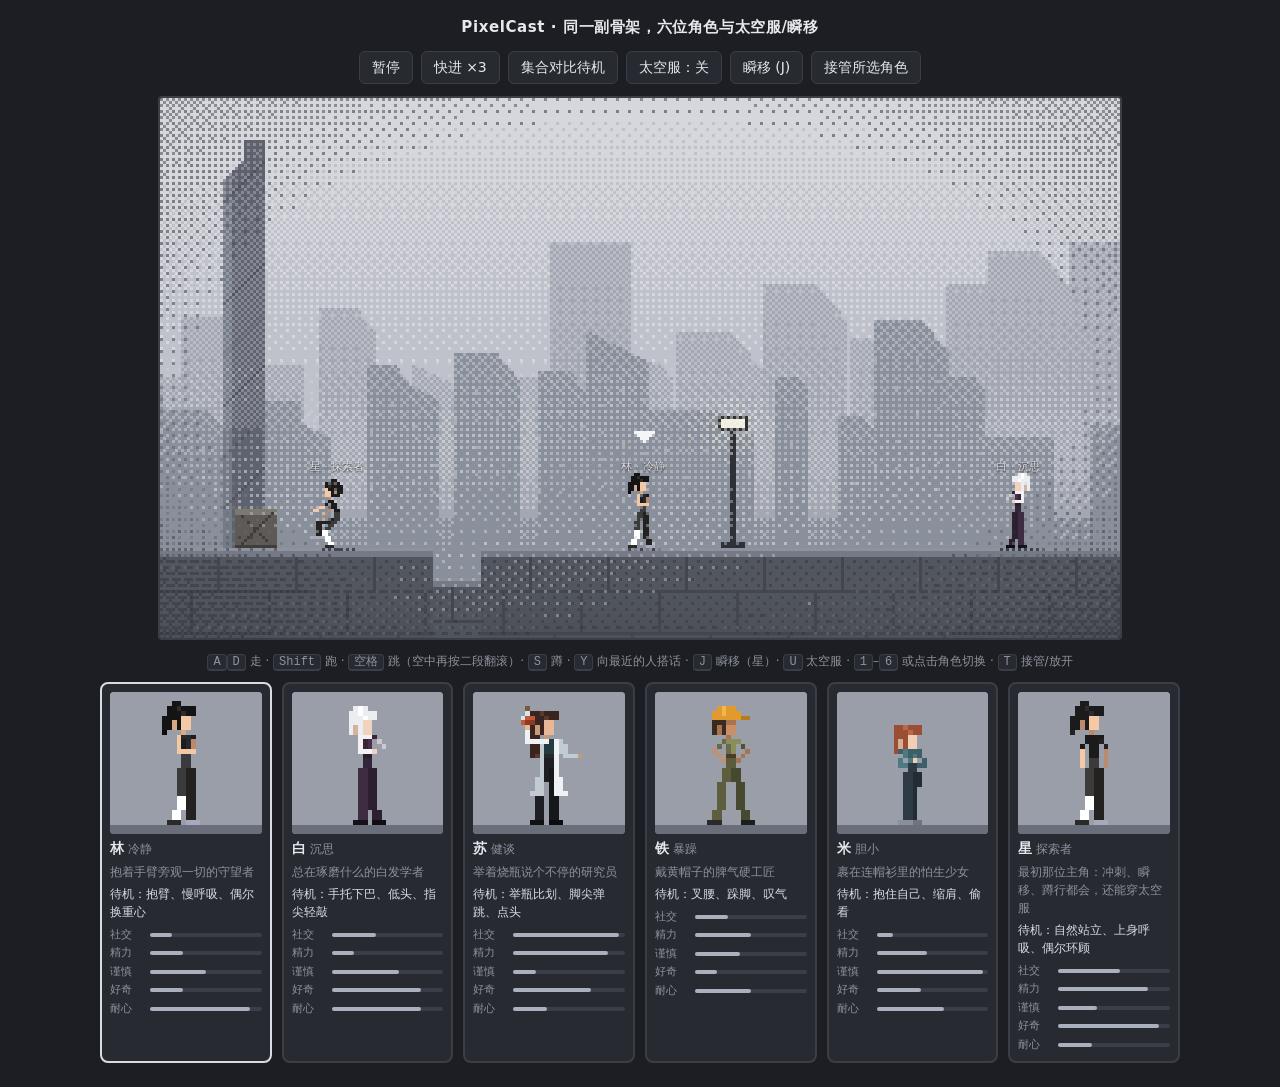
<file: public/pixelcast/pixelcast_demo.html>
<!doctype html>
<html lang="zh-CN">
<head>
<meta charset="utf-8">
<meta name="viewport" content="width=device-width,initial-scale=1">
<title>PixelCast 像素群像</title>
<style>
  :root{--bg:#1c1e23;--panel:#272a31;--line:#3a3e47;--tx:#e6e8ec;--dim:#8d929e;--acc:#d9dce3}
  *{box-sizing:border-box}
  body{margin:0;background:var(--bg);color:var(--tx);font:14px/1.5 "PingFang SC","Microsoft YaHei","Noto Sans CJK SC",system-ui,sans-serif;display:flex;flex-direction:column;align-items:center;gap:12px;padding:12px 16px 24px}
  h1{font-size:15px;font-weight:600;margin:4px 0 0;letter-spacing:.04em}
  .bar{display:flex;flex-wrap:wrap;gap:8px;align-items:center;justify-content:center;max-width:960px}
  button{background:var(--panel);color:var(--tx);border:1px solid var(--line);border-radius:6px;padding:5px 12px;font:inherit;cursor:pointer}
  button:hover{border-color:var(--dim)} button.on{background:#3b4150;border-color:#8d929e}
  #stage{position:relative;line-height:0;border:2px solid var(--line);border-radius:4px;overflow:hidden;max-width:100%}
  #cv{image-rendering:pixelated;image-rendering:crisp-edges;display:block}
  #ov{position:absolute;inset:0;pointer-events:none;overflow:hidden}
  .bub{position:absolute;transform:translate(-50%,-100%);background:#2a2d34;color:#eceef2;border:2px solid #9a9fab;border-radius:6px;padding:3px 8px;font-size:12px;line-height:1.4;white-space:nowrap;box-shadow:0 2px 0 rgba(0,0,0,.35)}
  .bub:after{content:"";position:absolute;left:50%;bottom:-7px;margin-left:-5px;border:5px solid transparent;border-top-color:#9a9fab;border-bottom:0}
  .tag{position:absolute;transform:translate(-50%,-100%);font-size:11px;color:#f1f2f5;text-shadow:0 1px 2px #000;opacity:.8;white-space:nowrap}
  #hint{color:var(--dim);font-size:12px;text-align:center;max-width:960px}
  kbd{background:var(--panel);border:1px solid var(--line);border-bottom-width:2px;border-radius:4px;padding:0 5px;font:12px ui-monospace,monospace}
  #cards{display:grid;grid-template-columns:repeat(6,minmax(145px,1fr));gap:10px;max-width:1080px;width:100%}
  .card{background:var(--panel);border:2px solid var(--line);border-radius:8px;padding:8px;cursor:pointer;display:flex;flex-direction:column;gap:4px}
  .card.sel{border-color:#d9dce3}
  .card canvas{width:100%;image-rendering:pixelated;image-rendering:crisp-edges;background:#9a9ea9;border-radius:4px;aspect-ratio:32/30}
  .card h3{margin:0;font-size:14px} .card h3 small{color:var(--dim);font-weight:400;margin-left:4px}
  .card .d{font-size:12px;color:var(--dim)} .card .i{font-size:12px;color:var(--acc)}
  .tr{display:grid;grid-template-columns:34px 1fr;gap:2px 6px;font-size:11px;color:var(--dim);align-items:center;margin-top:2px}
  .tr i{display:block;height:4px;background:#3a3e47;border-radius:2px;position:relative} .tr i b{position:absolute;left:0;top:0;bottom:0;background:#aab0bd;border-radius:2px}
  @media (max-width:760px){#cards{grid-template-columns:repeat(2,1fr)}}
</style>
</head>
<body>
<h1>PixelCast · 同一副骨架，六位角色与太空服/瞬移</h1>
<div class="bar">
  <button id="bPause">暂停</button>
  <button id="bFast">快进 ×3</button>
  <button id="bLine">集合对比待机</button>
  <button id="bSuit">太空服：关</button>
  <button id="bBlink">瞬移 (J)</button>
  <button id="bTake">接管所选角色</button>
</div>
<div id="stage"><canvas id="cv"></canvas><div id="ov"></div></div>
<div id="hint"><kbd>A</kbd><kbd>D</kbd> 走 · <kbd>Shift</kbd> 跑 · <kbd>空格</kbd> 跳（空中再按二段翻滚）· <kbd>S</kbd> 蹲 · <kbd>Y</kbd> 向最近的人搭话 · <kbd>J</kbd> 瞬移（星）· <kbd>U</kbd> 太空服 · <kbd>1</kbd>–<kbd>6</kbd> 或点击角色切换 · <kbd>T</kbd> 接管/放开</div>
<div id="cards"></div>

<script>/* PixelRig：像素人物通用骨架与渲染（无 DOM，浏览器和 Node 都能用）
 * 角度约定：以“垂直向下”为 0，朝向前方为正，单位度。人物默认朝右，镜像得到朝左。
 * 一个人物 = 骨架(SKELETON) + 角色规格(spec: build/look/gait/idle) + 姿势(pose)。 */
(function (root, factory) {
  if (typeof module === 'object' && module.exports) module.exports = factory();
  else root.PixelRig = factory();
})(typeof globalThis !== 'undefined' ? globalThis : (typeof self !== 'undefined' ? self : this), function () {
  'use strict';
  const GW = 32, GH = 80, GOFF = 30, FOOT = 45, SHY = 35;
  const rad = d => d * Math.PI / 180;
  const clamp = (v, a, b) => Math.max(a, Math.min(b, v));

  const SKELETON = {
    note: '像素人物通用骨架。角度以垂直向下为0，朝前为正，单位度；默认朝右，镜像得到朝左。',
    grid: { width: GW, height: GH, rowOffset: GOFF, footRow: FOOT, standingHipRow: SHY, spriteCell: [32, 48] },
    defaultBuild: { thigh: 6, shin: 5, upper: 3, fore: 3 },
    bones: [
      { name: 'pelvis', parent: null, note: '根骨骼，髋关节在 列15.5、行hy，骨盆2行' },
      { name: 'torso', parent: 'pelvis', length: 4, widthPx: 2, note: '躯干4行，宽2（45°视角肩宽4）；lean 让上身逐行前倾，bob 让上身整体上下 ±1 行' },
      { name: 'neck', parent: 'torso', length: 1 },
      { name: 'head', parent: 'neck', size: [5, 5], note: '头 5列x5行（侧面）/6列x5行（45°）。上两行全是头发，脸从第3行开始；head:[dx,dy] 可整体偏移（低头、探头）' },
      { name: 'upperArmNear', parent: 'torso', length: 3, note: '肩在 列16+lean、行hy-7+bob，角度 na[0]' },
      { name: 'foreArmNear', parent: 'upperArmNear', length: 3, note: '角度 na[1]，末端是手' },
      { name: 'upperArmFar', parent: 'torso', length: 3, note: '肩在 列15+lean，画在身体后面，角度 fa[0]' },
      { name: 'foreArmFar', parent: 'upperArmFar', length: 3, note: '角度 fa[1]' },
      { name: 'thighNear', parent: 'pelvis', length: 6, note: '宽2像素，角度 nl[0]' },
      { name: 'shinNear', parent: 'thighNear', length: 5, note: '角度 nl[1]（绝对角，不是相对角）' },
      { name: 'footNear', parent: 'shinNear', length: 3, note: '脚3像素，朝前' },
      { name: 'thighFar', parent: 'pelvis', length: 6, note: '角度 fl[0]' },
      { name: 'shinFar', parent: 'thighFar', length: 5, note: '角度 fl[1]' },
      { name: 'footFar', parent: 'shinFar', length: 3 },
      { name: 'hairChain', parent: 'head', note: '马尾/长发/外套下摆：两节链，角度 tail[0]、tail[1]，表示向后下方的飘动' }
    ],
    view34: '待机用 45° 视角：po.v34=true；此时 na/fa 为画面左/右臂、nl/fl 为画面左/右腿，角度在画面平面内（向下为0，向画面右为正）',
    pose: {
      nl: '近侧腿 [大腿角, 小腿绝对角]', fl: '远侧腿', na: '近侧手臂 [上臂角, 前臂角]', fa: '远侧手臂',
      tail: '头发/外套飘动 [第一节角, 第二节角]', lean: '躯干前倾像素 0..2（-1 为后仰）', bob: '上身下沉像素（呼吸、叹气、缩肩）',
      head: '[dx,dy] 头部偏移', blink: '是否闭眼'
    }
  };

  const mkG = () => Array.from({ length: GH }, () => Array(GW).fill(null));
  function put(g, x, y, c) { x = Math.round(x); y = Math.round(y); if (c && x >= 0 && y >= 0 && x < GW && y < GH) g[y][x] = c; }
  function line(g, x0, y0, x1, y1, c, w) {
    x0 = Math.round(x0); y0 = Math.round(y0); x1 = Math.round(x1); y1 = Math.round(y1);
    const dx = Math.abs(x1 - x0), dy = -Math.abs(y1 - y0), stx = x0 < x1 ? 1 : -1, sty = y0 < y1 ? 1 : -1;
    let e = dx + dy;
    while (true) {
      for (let i = 0; i < w; i++) put(g, x0 + i, y0, c);
      if (x0 === x1 && y0 === y1) break;
      const e2 = 2 * e;
      if (e2 >= dy) { e += dy; x0 += stx; }
      if (e2 <= dx) { e += dx; y0 += sty; }
    }
  }
  function legPts(b, th, sh) {
    const kx = b.thigh * Math.sin(rad(th)), ky = b.thigh * Math.cos(rad(th));
    return { kx, ky, ax: kx + b.shin * Math.sin(rad(sh)), ay: ky + b.shin * Math.cos(rad(sh)) };
  }
  function armPts(b, u, f) {
    const ex = b.upper * Math.sin(rad(u)), ey = b.upper * Math.cos(rad(u));
    return { ex, ey, wx: ex + b.fore * Math.sin(rad(f)), wy: ey + b.fore * Math.cos(rad(f)) };
  }
  function gHy(b, po) {
    const a = legPts(b, po.nl[0], po.nl[1]), c = legPts(b, po.fl[0], po.fl[1]);
    return FOOT - Math.max(Math.round(a.ay), Math.round(c.ay));
  }
  function drawLeg2(g, L, hx, hy, cols) {
    line(g, hx, hy, hx + L.kx, hy + L.ky, cols[0], 2);
    line(g, hx + L.kx, hy + L.ky, hx + L.ax, hy + L.ay, cols[1], 2);
    const ax = Math.round(hx + L.ax), ay = Math.round(hy + L.ay);
    if (cols[3]) { put(g, ax, ay - 1, cols[3]); put(g, ax + 1, ay - 1, cols[3]); }
    for (let i = 0; i < 3; i++) put(g, ax + i, ay, cols[2]);
  }
  function drawArm2(g, A, sx, sy, cols, thick) {
    if (thick) {                                      // 袖子：靠肩膀的前 2/3 上臂加粗到 2 像素
      const px = sx + A.ex * 0.67, py = sy + A.ey * 0.67, off = thick < 0 ? -1 : 0;
      line(g, sx + off, sy, px + off, py, cols[0], 2);
    }
    line(g, sx, sy, sx + A.ex, sy + A.ey, cols[0], 1);
    line(g, sx + A.ex, sy + A.ey, sx + A.wx, sy + A.wy, cols[1], 1);
    put(g, sx + A.wx, sy + A.wy, cols[2]);
  }

  /* 头部像素图：[dx,dy,色键]  h发 H发高光 s皮肤 e眼 a耳/皮肤暗部 x帽 X帽高光 b帽檐
   * 侧面：5列x5行（dy=-1 是发髻/帽顶）。前两行全是头发，脸从第3行(dy=2)开始，眼睛旁边紧挨着一列皮肤 → 脸 2 列宽 */
  const FACE = [[0,2,'h'],[1,2,'h'],[2,2,'h'],[3,2,'h'],[4,2,'s'],
    [0,3,'h'],[1,3,'a'],[2,3,'h'],[3,3,'s'],[4,3,'s'],
    [0,4,'h'],[1,4,'h'],[2,4,'h'],[3,4,'s'],[4,4,'s']];
  const TOP = [[0,0,'h'],[1,0,'h'],[2,0,'H'],[3,0,'h'],[4,0,'h'],[0,1,'h'],[1,1,'h'],[2,1,'h'],[3,1,'H'],[4,1,'h']];
  const HEADS = {
    ponytail: [[1,-1,'h'],[2,-1,'h']].concat(TOP, FACE),
    short: [[1,-1,'h'],[2,-1,'H'],[3,-1,'h']].concat(TOP, FACE),
    long: TOP.concat(FACE),
    cap: [[1,-1,'x'],[2,-1,'X'],[3,-1,'x'],[0,0,'x'],[1,0,'x'],[2,0,'X'],[3,0,'x'],[4,0,'x'],[0,1,'x'],[1,1,'x'],[2,1,'x'],[3,1,'x'],[4,1,'x'],[5,1,'b'],
      [0,2,'h'],[1,2,'h'],[2,2,'h'],[3,2,'h'],[4,2,'a'],[0,3,'h'],[1,3,'a'],[2,3,'h'],[3,3,'s'],[4,3,'s'],[0,4,'h'],[1,4,'h'],[2,4,'h'],[3,4,'s'],[4,4,'s']],
    bob: TOP.concat(FACE.slice(0, 14), [[0,5,'h'],[1,5,'h'],[2,5,'h']])
  };
  /* 45° 视角头：6列x5行，脸 2 列宽居中偏右，左侧露出耳/脸颊，头发在两侧包住 */
  const FACE34 = [[0,2,'h'],[1,2,'h'],[2,2,'h'],[3,2,'s'],[4,2,'s'],
    [0,3,'h'],[1,3,'a'],[2,3,'h'],[3,3,'s'],[4,3,'s'],
    [0,4,'h'],[1,4,'a'],[2,4,'h'],[3,4,'s'],[4,4,'s']];
  const TOP34 = [[0,0,'h'],[1,0,'h'],[2,0,'H'],[3,0,'h'],[4,0,'h'],[5,0,'h'],[0,1,'h'],[1,1,'h'],[2,1,'h'],[3,1,'H'],[4,1,'h'],[5,1,'h']];
  const HEADS34 = {
    ponytail: [[1,-1,'h'],[2,-1,'h']].concat(TOP34, FACE34),
    short: [[1,-1,'h'],[2,-1,'H'],[3,-1,'h']].concat(TOP34, FACE34),
    long: TOP34.concat(FACE34, []),
    cap: [[1,-1,'x'],[2,-1,'X'],[3,-1,'x'],[4,-1,'x'],[0,0,'x'],[1,0,'x'],[2,0,'X'],[3,0,'x'],[4,0,'x'],[5,0,'x'],[0,1,'x'],[1,1,'x'],[2,1,'x'],[3,1,'x'],[4,1,'x'],[5,1,'x'],[6,1,'b'],[7,1,'b'],
      [0,2,'h'],[1,2,'h'],[2,2,'h'],[3,2,'a'],[4,2,'a'],[0,3,'h'],[1,3,'a'],[2,3,'h'],[3,3,'s'],[4,3,'s'],[0,4,'h'],[1,4,'a'],[2,4,'h'],[3,4,'s'],[4,4,'s']],
    bob: TOP34.concat(FACE34, [[0,5,'h'],[1,5,'h']])
  };
  function headKey(look, po) {
    const c = look.cols;
    return { h: c.hair, H: c.hairHi || c.hair, s: c.skin, e: po.blink ? c.skin : c.eye, a: c.skinSh || c.skin, x: c.hat, X: c.hatHi || c.hat, b: c.hatBrim || c.hat };
  }
  function drawHead(g, look, po, ox, oy) {
    const map = HEADS[look.hair] || HEADS.ponytail, key = headKey(look, po);
    for (const m of map) put(g, ox + m[0], oy + m[1], key[m[2]]);
  }
  function drawHead34(g, look, po, ox, oy) {
    const map = HEADS34[look.hair] || HEADS34.ponytail, key = headKey(look, po);
    for (const m of map) put(g, ox + m[0], oy + m[1], key[m[2]]);
  }
  function drawFlask(g, hx, hy, dx, dy, c) {
    const cx = Math.round(hx + dx * 1.6), cy = Math.round(hy + dy * 1.6 - 0.5);
    put(g, cx, cy - 2, '#7a5a3a'); put(g, cx, cy - 1, c.glass || '#d6e6ee');
    put(g, cx - 1, cy, c.glass || '#d6e6ee'); put(g, cx, cy, c.liquid || '#b5523a'); put(g, cx + 1, cy, c.liquid || '#b5523a');
    put(g, cx - 1, cy + 1, c.liquid || '#b5523a'); put(g, cx, cy + 1, c.liquid2 || '#8e3a28'); put(g, cx + 1, cy + 1, c.liquid2 || '#8e3a28');
  }


  /* ---------- 太空服图层：对任意角色都能穿，所有姿势通用 ---------- */
  const SU = { SW: '#e3e9f1', SS: '#aab8c9', SD: '#6f7f96', AC: '#ef7b3a', BT: '#39455a', GL: '#7fb4e6', HL: '#d6efff', PK: '#9aa6b8', NZ: '#2d3342' };
  const HELM7 = ['..XXX..', '.X...X.', 'X.....X', 'X.....X', 'X.....X', 'X.....X', '.X...X.', '..XXX..'];
  const HELM8 = ['..XXXX..', '.X....X.', 'X......X', 'X......X', 'X......X', 'X......X', '.X....X.', '..XXXX..'];
  const suitCache = new WeakMap();
  function suitSpec(spec) {              // 把角色的衣服/袖子/裤子换成太空服配色，头发收进头盔
    let r = suitCache.get(spec); if (r) return r;
    const lc = spec.look.cols, h = spec.look.hair;
    r = Object.assign({}, spec, { look: Object.assign({}, spec.look, { outfit: 'tee', prop: 'none', hair: (h === 'cap' || h === 'long') ? 'short' : h,
      cols: Object.assign({}, lc, { top: SU.SW, topSh: SU.SS, belt: SU.SD, pelvis: SU.SS, armN: [SU.SW, SU.SW, SU.SD], armF: [SU.SS, SU.SS, SU.SD],
        legN: [SU.SW, SU.SW, SU.BT, SU.SD], legF: [SU.SS, SU.SS, SU.BT, SU.SD] }) }) });
    suitCache.set(spec, r); return r;
  }
  function drawHelmet(g, x0, y0, rows) {
    const w = rows[0].length;
    rows.forEach((row, r) => { for (let c = 0; c < w; c++) {
      if (row[c] !== 'X') continue;
      let col = r <= 1 ? SU.SW : r >= 5 ? SU.SS : (c === 0 ? SU.SS : SU.SW);
      if (r === 7) col = SU.AC; if (c === w - 1 && r >= 2 && r <= 5) col = SU.GL;
      put(g, x0 + c, y0 + r, col);
    } });
    put(g, x0 + 4, y0 + 1, SU.HL); put(g, x0 + w - 1, y0 + 2, SU.HL);
  }
  function drawFlame(g, cols, hy, flame) {
    const len = Math.round(2 + 4 * flame), fc = ['#fff2b8', '#ffc24d', '#ff8a33', '#d4502a', '#8a3322'];
    for (let r = 0; r < len; r++) for (const x of cols) { if (r >= 2 && Math.random() < 0.3 * r / len) continue; put(g, x, hy - 1 + r, fc[Math.min(4, Math.floor(r * 5 / len))]); }
  }
  function drawPack(g, hy, ub, L, flame) {             // 侧面背包：躯干后面两列
    const sh = y => Math.round(L * (hy - 3 - y) / 4);
    if (flame > 0) drawFlame(g, [13, 14], hy, flame);
    for (let y = hy - 6 + ub; y <= hy - 3; y++) { const s = sh(y); put(g, 13 + s, y, SU.PK); put(g, 14 + s, y, SU.SS); }
    put(g, 13 + sh(hy - 5 + ub), hy - 5 + ub, SU.AC); put(g, 13, hy - 2, SU.NZ); put(g, 14, hy - 2, SU.NZ);
  }

  /* 画一个完整人物到网格 g（hy 为髋所在行，已含 GOFF）。opts: {suit, flame} */
  function drawCharacter(g, spec, po, hy, opts) {
    const suit = !!(opts && opts.suit); if (suit) spec = suitSpec(spec);
    const b = spec.build, look = spec.look, c = look.cols, o = look.outfit;
    if (po.v34) return drawChar34(g, spec, po, hy, suit, opts);
    const L = po.lean || 0, ub = po.bob || 0, hd = po.head || [0, 0], hx = 15, sy = hy - 6 + ub;
    const LN = legPts(b, po.nl[0], po.nl[1]), LF = legPts(b, po.fl[0], po.fl[1]);
    const shf = y => Math.round(L * (hy - 3 - y) / 4);
    const ox = 13 + L + hd[0], oy = hy - 12 + ub + hd[1];
    drawArm2(g, armPts(b, po.fa[0], po.fa[1]), 15 + L, sy, c.armF, o === 'labcoat' ? -1 : 0);
    drawLeg2(g, LF, hx, hy, c.legF);
    if (suit) drawPack(g, hy, ub, L, opts.flame || 0);
    if (o === 'labcoat') {                           // 白大褂敞开：只有身后的下摆随风飘，前面露出里面的深色衣服
      const fly = Math.round(clamp(((po.tail ? po.tail[0] : 30) - 10) / 25, 0, 2));
      for (let y = hy - 2; y <= hy + 4; y++) {
        const back = y >= hy + 1 ? fly : 0;
        for (let x = 13 - back + L; x <= 14 + L; x++) put(g, x, y, y === hy + 4 || x < 14 + L ? c.coatSh : c.coat);
      }
    }
    if (look.hair === 'long') {
      const t0 = po.tail ? po.tail[0] : 30;
      for (let r = 0; r < 8; r++) {
        const dx = Math.round(-Math.sin(rad(clamp(t0, -20, 70))) * r * 0.45), x0 = ox - 1 + dx;
        put(g, x0, oy + 2 + r, c.hair); put(g, x0 + 1, oy + 2 + r, r % 3 === 1 ? c.hairHi : c.hair);
      }
    }
    for (let y = hy - 6 + ub; y <= hy - 3; y++) {
      const s = shf(y);
      let bk = c.topSh || c.top, fr = c.top;
      if (o === 'labcoat') { bk = c.coat; fr = c.top; }
      else if (o === 'overalls') { bk = c.top; fr = c.bib; }
      if (y === hy - 6 + ub) {
        if (o === 'labcoat') { bk = c.coat; fr = c.coat; } else if (o === 'vest') fr = c.collar; else if (o === 'hoodie') { fr = c.hood; bk = c.hood; } else if (o === 'overalls') bk = c.bib;
      }
      if (y === hy - 3 && c.belt) { bk = c.belt; fr = c.belt; }
      put(g, 15 + s, y, bk); put(g, 16 + s, y, fr);
    }
    for (let y = hy - 2; y <= hy - 1; y++) { put(g, 15, y, c.pelvis); put(g, 16, y, c.pelvis); }
    if (hd[1] <= 0) put(g, 16 + L, hy - 7 + ub, c.skinSh || c.skin);
    if (o === 'hoodie') { put(g, ox, oy + 5, c.hood); put(g, ox + 1, oy + 5, c.hood); put(g, ox, oy + 6, c.hood); }
    if (suit) put(g, 16 + shf(hy - 5 + ub), hy - 5 + ub, SU.AC);
    if (look.hair === 'ponytail' && !suit) {
      const a1 = rad(po.tail[0]), a2 = rad(po.tail[1]);
      const p0 = [ox + 1, oy], p1 = [p0[0] - 2 * Math.cos(a1), p0[1] + 2 * Math.sin(a1)], p2 = [p1[0] - 2 * Math.cos(a2), p1[1] + 2 * Math.sin(a2)];
      line(g, p0[0], p0[1], p1[0], p1[1], c.hair, 1); line(g, p1[0], p1[1], p2[0], p2[1], c.hair, 1); put(g, p2[0], p2[1], c.hairEnd || c.hair);
    }
    drawHead(g, look, po, ox, oy);
    if (suit) drawHelmet(g, ox - 1, oy - 2, HELM7);
    drawLeg2(g, LN, hx, hy, c.legN);
    const AN = armPts(b, po.na[0], po.na[1]);
    if (look.prop === 'flask') {
      const hxp = 16 + L + AN.wx, hyp = sy + AN.wy, f = rad(po.na[1]);
      drawFlask(g, hxp, hyp, Math.sin(f), Math.cos(f), c);
    }
    drawArm2(g, AN, 16 + L, sy, c.armN, o === 'labcoat' ? 1 : 0);
  }

  /* ---------- 45° 视角（待机用）----------
   * 身体微转向观众：肩 4 宽、躯干 2 宽、双臂分在两侧、两条腿并排；头 6 列，脸 2 列宽、露出一侧耳朵。
   * 姿势字段：na/fa = 画面左/右臂 [上臂角,前臂角]；nl/fl = 画面左/右腿；角度在画面平面内，向下为0，向画面右为正。 */
  function drawLeg34(g, L, hx, hy, cols, side) {
    line(g, hx, hy, hx + L.kx, hy + L.ky, cols[0], 2);
    line(g, hx + L.kx, hy + L.ky, hx + L.ax, hy + L.ay, cols[1], 2);
    const ax = Math.round(hx + L.ax), ay = Math.round(hy + L.ay);
    if (cols[3]) { put(g, ax, ay - 1, cols[3]); put(g, ax + 1, ay - 1, cols[3]); }
    for (let i = 0; i < 3; i++) put(g, (side < 0 ? ax - 1 : ax) + i, ay, cols[2]);
  }
  function drawChar34(g, spec, po, hy, suit, opts) {
    const b = spec.build, look = spec.look, c = look.cols, o = look.outfit;
    const ub = po.bob || 0, hd = po.head || [0, 0], ox = 12 + hd[0], oy = hy - 12 + ub + hd[1], sy = hy - 6 + ub;
    const LA = armPts(b, po.na[0], po.na[1]), RA = armPts(b, po.fa[0], po.fa[1]);
    const LL = legPts(b, po.nl[0], po.nl[1]), RL = legPts(b, po.fl[0], po.fl[1]);
    const t0 = po.tail ? po.tail[0] : 30;
    // 后层：右臂(远)、实验服下摆、长发
    const sl = o === 'labcoat';
    drawArm2(g, RA, 17, sy, c.armF, sl ? 1 : 0);
    if (look.hair === 'long') {
      for (let r = 0; r < 8; r++) {
        const dx = Math.round(-Math.sin(rad(clamp(t0 - 20, -10, 40))) * r * 0.35), x0 = ox + dx;
        put(g, x0, oy + 2 + r, c.hair); put(g, x0 + 1, oy + 2 + r, r % 3 === 1 ? c.hairHi : c.hair);
      }
    }
    if (suit) {                                     // 背包在躯干后面，喷口在腰后
      if (opts.flame > 0) drawFlame(g, [12, 13], hy, opts.flame);
      for (let y = hy - 6 + ub; y <= hy - 3; y++) { put(g, 12, y, SU.PK); put(g, 13, y, SU.SS); put(g, 14, y, SU.SS); }
      put(g, 12, hy - 5 + ub, SU.AC); put(g, 13, hy - 2, SU.NZ); put(g, 14, hy - 2, SU.NZ);
    }
    drawLeg34(g, RL, 16, hy, c.legF, 1);
    drawLeg34(g, LL, 14, hy, c.legN, -1);
    // 躯干
    for (let y = hy - 6 + ub; y <= hy - 3; y++) {
      let bk = c.topSh || c.top, fr = c.top;
      if (o === 'overalls') { bk = c.top; fr = c.bib; }
      const top = y === hy - 6 + ub;
      if (o === 'labcoat') {
        bk = c.top; fr = c.top; if (y === hy - 3 && c.belt) { bk = c.belt; fr = c.belt; }
        put(g, 14, y, top ? c.coat : c.coatSh); put(g, 17, y, c.coat); put(g, 15, y, top ? c.coat : bk); put(g, 16, y, top ? c.top : fr);   // 翻领：领口一侧是白的
        continue;
      }
      if (top) { if (o === 'vest') fr = c.collar; else if (o === 'hoodie') { fr = c.hood; bk = c.hood; } else if (o === 'overalls') bk = c.bib; }
      if (y === hy - 3 && c.belt) { bk = c.belt; fr = c.belt; }
      if (top) { put(g, 14, y, bk); put(g, 15, y, fr); put(g, 16, y, fr); put(g, 17, y, bk); }
      else { put(g, 15, y, bk); put(g, 16, y, fr); }
    }
    if (o === 'labcoat') {                           // 白大褂半穿、没扣扣子：中间露出里面的深色衣服和裤子，白色只在两侧垂下
      const sway = Math.round(clamp((t0 - 20) / 30, 0, 1));
      for (let y = hy - 2; y <= hy - 1; y++) { put(g, 15, y, c.pelvis); put(g, 16, y, c.pelvis); }
      for (let y = hy - 2; y <= hy + 5; y++) {
        const k = y - (hy - 2), wl = k >= 4 ? 2 : 1;                  // 越往下越外翻
        put(g, 14, y, c.coatSh); if (wl > 1) put(g, 13, y, c.coatSh);
        put(g, 17, y, c.coat); if (wl > 1) put(g, 18, y, c.coat);
        if (y === hy + 5) { put(g, 12 - sway, y, c.coatSh); put(g, 19 + sway, y, c.coat); }
      }
    } else for (let y = hy - 2; y <= hy - 1; y++) { put(g, 15, y, c.pelvis); put(g, 16, y, c.pelvis); }
    if (hd[1] <= 0) { put(g, 15, hy - 7 + ub, c.skinSh || c.skin); if (o === 'hoodie') { put(g, 14, hy - 7 + ub, c.hood); put(g, 16, hy - 7 + ub, c.hood); } }
    if (suit) put(g, 16, hy - 4 + ub, SU.AC);
    if (look.hair === 'ponytail' && !suit) {      // 发尾挂在脑后左侧，几乎垂直下落
      const a1 = rad(po.tail[0]), a2 = rad(po.tail[1]);
      const p0 = [ox, oy + 1], p1 = [p0[0] - 2 * Math.cos(a1), p0[1] + 2 * Math.sin(a1)], p2 = [p1[0] - 2 * Math.cos(a2), p1[1] + 2 * Math.sin(a2)];
      line(g, p0[0], p0[1], p1[0], p1[1], c.hair, 1); line(g, p1[0], p1[1], p2[0], p2[1], c.hair, 1); put(g, p2[0], p2[1], c.hairEnd || c.hair);
    }
    drawHead34(g, look, po, ox, oy);
    if (suit) drawHelmet(g, ox - 1, oy - 2, HELM8);
    if (o === 'hoodie') { put(g, ox + 1, oy + 5, c.hood); put(g, ox + 4, oy + 5, c.hood); }
    // 前层：左臂(近)，可能拿烧瓶
    if (look.prop === 'flask') { const f = rad(po.na[1]); drawFlask(g, 14 + LA.wx, sy + LA.wy, Math.sin(f), Math.cos(f), c); }
    drawArm2(g, LA, 14, sy, c.armN, sl ? -1 : 0);
  }
  function charGrid(spec, po, hy, phi, opts) {
    const g = mkG(); drawCharacter(g, spec, po, hy + GOFF, opts);
    if (!phi) return g;
    const o = mkG(), cc = Math.cos(rad(phi)), ss = Math.sin(rad(phi)), cx = 16, cy = hy + GOFF - 3;
    for (let y = 0; y < GH; y++) for (let x = 0; x < GW; x++) {
      const dx = x + 0.5 - cx, dy = y + 0.5 - cy, sx = Math.floor(cx + dx * cc + dy * ss), sy = Math.floor(cy - dx * ss + dy * cc);
      if (sx >= 0 && sy >= 0 && sx < GW && sy < GH && g[sy][sx]) o[y][x] = g[sy][sx];
    }
    return o;
  }

  /* ---------- 姿势库 ---------- */
  const norm = po => Object.assign({ head: [0, 0], lean: 0, bob: 0, tail: [28, 58] }, po);
  const mixArr = (a, b, t) => a.map((v, i) => v + (b[i] - v) * t);
  function blend(a, b, t) {
    a = norm(a); b = norm(b);
    const o = {};
    for (const k of ['nl', 'fl', 'na', 'fa', 'tail', 'head']) o[k] = mixArr(a[k], b[k], t);
    o.lean = Math.round(a.lean + (b.lean - a.lean) * t); o.bob = Math.round(a.bob + (b.bob - a.bob) * t);
    o.blink = b.blink; return o;
  }
  function walkBase(i, sw) {
    const p = i / 8 * Math.PI * 2, q = p + Math.PI, nth = 30 * Math.sin(p), fth = 30 * Math.sin(q);
    const nb = 8 + 50 * Math.max(0, Math.cos(p)), fb = 8 + 50 * Math.max(0, Math.cos(q));
    const nu = -30 * Math.sin(p) * sw, fu = -30 * Math.sin(q) * sw;
    return norm({ nl: [nth, nth - nb], fl: [fth, fth - fb], na: [nu, nu + (22 + 14 * Math.max(0, -Math.sin(p))) * sw], fa: [fu, fu + (22 + 14 * Math.max(0, -Math.sin(q))) * sw],
      tail: [28 + 14 * Math.sin(p - 0.5), 58 + 14 * Math.sin(p - 0.5) + 14 * Math.sin(p - 1.5)] });
  }
  const RL = [[30, 22], [32, -55], [-5, -12], [-30, -40], [-25, -95], [5, -100], [40, -60], [55, 10]];
  function runBase(i) {
    const sn = Math.sin(2 * Math.PI * (i - 1.5) / 8), sf = Math.sin(2 * Math.PI * (i + 4 - 1.5 - 0.4) / 8);
    const un = 5 + 50 * sn, uf = 5 + 46 * sf, p = i / 8 * Math.PI * 2, fl = (i === 3 || i === 7) ? 6 : 0, a1 = 8 + 10 * Math.sin(p - 0.5) - fl;
    return norm({ nl: RL[i], fl: RL[(i + 4) % 8], na: [un, un + 70 + 25 * sn], fa: [uf, uf + 68 + 22 * sf], tail: [a1, a1 + 14 + 10 * Math.sin(p - 1.5)], lean: 1 });
  }
  const ARM = { cross: [[30, -85], [30, -85]], chin: [[58, 172], [25, -80]], hips: [[30, -70], [30, -70]], hug: [[10, -100], [10, -100]], flask: [[82, 128], null] };
  const P = {
    skid: { nl: [38, 28], fl: [-18, -40], na: [70, 110], fa: [-60, -100], tail: [50, 75], lean: -1 },
    crouch: { nl: [42, -40], fl: [36, -44], na: [-50, -20], fa: [-25, -5], tail: [35, 62] },
    spring: { nl: [22, -28], fl: [18, -30], na: [28, 55], fa: [8, 35], tail: [40, 65] },
    land: { nl: [55, -50], fl: [48, -55], na: [30, 75], fa: [10, 40], tail: [50, 75] },
    tuck: { nl: [95, -30], fl: [100, -35], na: [45, 85], fa: [20, 60], tail: [30, 55] }
  };
  const SLEG = [[36, 26], [30, -62], [-28, -22], [-45, -80], [-20, -110], [30, -75], [70, -20], [62, 15]];
  function sprintBase(i) {                         // 冲刺：身体更前倾，摆臂和步幅更大
    const sn_ = Math.sin(2 * Math.PI * (i - 1.5) / 8), sf = Math.sin(2 * Math.PI * (i + 4 - 1.5 - 0.4) / 8);
    const un = 65 * sn_, uf = 60 * sf, p = i / 8 * Math.PI * 2, fl = (i === 3 || i === 7) ? 5 : 0, a1 = 3 + 6 * Math.sin(p - 0.5) - fl;
    return norm({ nl: SLEG[i], fl: SLEG[(i + 4) % 8], na: [un, un + 80 + 20 * sn_], fa: [uf, uf + 78 + 18 * sf], tail: [a1, a1 + 8 + 8 * Math.sin(p - 1.5)], lean: 2 });
  }
  function crouchWalkBase(i) {                     // 蹲行
    const p = i / 8 * Math.PI * 2, q = p + Math.PI, f = a => { const th = 60 + 16 * Math.sin(a), bend = 70 + 24 * Math.max(0, Math.cos(a)); return [th, th - bend]; }, s_ = Math.sin(p);
    return norm({ nl: f(p), fl: f(q), na: [30 - 10 * s_, 62 - 10 * s_], fa: [24 + 10 * s_, 52 + 8 * s_], tail: [42 + 6 * Math.sin(p - 0.5), 68 + 8 * Math.sin(p - 1)], lean: 2 });
  }
  const PX = {
    crouchIdle: { nl: [70, -70], fl: [64, -72], na: [34, 64], fa: [20, 52], tail: [44, 70], lean: 2 },
    blinkWind: { nl: [58, -62], fl: [40, -72], na: [-75, -35], fa: [-55, -10], tail: [10, 25], lean: 2 },
    blinkLand: { nl: [52, 16], fl: [-48, -58], na: [-62, -20], fa: [52, 95], tail: [5, 15], lean: 2 }
  };
  const KICK = [   // 太空服二段跳：原地蹬腿（一条腿折叠、一条伸直）+ 背包喷气
    [0, { nl: [82, -72], fl: [72, -66], na: [60, 100], fa: [-40, -80], tail: [35, 60] }],
    [0.1, { nl: [86, -78], fl: [-4, -10], na: [110, 150], fa: [-60, -120], tail: [12, 32] }],
    [0.2, { nl: [70, -52], fl: [-12, -22], na: [125, 160], fa: [-55, -120], tail: [-8, 12] }],
    [0.3, { nl: [30, -30], fl: [65, 5], na: [75, 120], fa: [-50, -85], tail: [10, 32] }]];
  function kickPose(t) {
    t = Math.floor(t / 0.05) * 0.05;
    for (let i = 0; i < KICK.length - 1; i++) if (t <= KICK[i + 1][0]) return blend(KICK[i][1], KICK[i + 1][1], (t - KICK[i][0]) / (KICK[i + 1][0] - KICK[i][0]));
    return norm(KICK[KICK.length - 1][1]);
  }
  const AK = [
    [2.5, { nl: [-8, -12], fl: [-4, -8], na: [135, 170], fa: [60, 100], tail: [55, 80] }],
    [1.6, { nl: [-15, -35], fl: [50, 5], na: [110, 160], fa: [-35, -95], tail: [45, 70] }],
    [0.8, { nl: [5, -45], fl: [60, 15], na: [95, 140], fa: [-55, -100], tail: [30, 55] }],
    [0.0, { nl: [30, -30], fl: [65, 5], na: [75, 120], fa: [-50, -85], tail: [10, 32] }],
    [-0.8, { nl: [20, -15], fl: [45, 5], na: [100, 150], fa: [-70, -140], tail: [-10, 10] }],
    [-1.6, { nl: [5, -8], fl: [15, 0], na: [125, 160], fa: [-55, -120], tail: [-30, -8] }],
    [-2.6, { nl: [12, 0], fl: [-10, -10], na: [60, 100], fa: [-35, -70], tail: [-20, 0] }]
  ];
  function airPose(v) {
    if (v >= AK[0][0]) return norm(AK[0][1]);
    for (let i = 0; i < AK.length - 1; i++) if (v <= AK[i][0] && v > AK[i + 1][0]) return blend(AK[i][1], AK[i + 1][1], (AK[i][0] - v) / (AK[i][0] - AK[i + 1][0]));
    return norm(AK[AK.length - 1][1]);
  }

  /* ---------- 性格专属待机骨架动作 ---------- */
  const ph = (t, c) => ((t % c) + c) % c;
  const IDLES = {
    // 冷静：抱臂，慢呼吸，偶尔换重心
    cross(t, talk) {
      const u = ph(t, 3.2) / 3.2, bob = u < 0.38 ? 0 : u < 0.72 ? -1 : 0, sh = ph(t, 7.5);
      const shift = sh > 5.8 && sh < 6.7;
      return norm({ nl: shift ? [10, 5] : [3, 0], fl: shift ? [-8, -7] : [-3, -2], na: ARM.cross[0], fa: ARM.cross[1], tail: [26 + 3 * Math.sin(t * 1.6), 52 + 4 * Math.sin(t * 1.9)], bob, head: [0, talk && Math.sin(t * 7) > 0.6 ? 1 : 0] });
    },
    // 沉思：手托下巴，低头，指尖轻敲
    think(t, talk) {
      const u = ph(t, 3.8) / 3.8, bob = u < 0.4 ? 0 : u < 0.75 ? -1 : 0, look = ph(t, 9) < 4 ? 1 : 0, tap = ph(t, 2.6) > 2.25 ? 1 : 0;
      return norm({ nl: [6, 0], fl: [-5, -4], na: [58 + (tap ? 8 : 0), 172 - (tap ? 10 : 0)], fa: ARM.chin[1], tail: [30, 55], lean: look, bob, head: [0, talk ? (Math.sin(t * 5) > 0 ? 1 : 0) : look] });
    },
    // 健谈：举着瓶子比划，脚尖弹跳，点头
    talk(t) {
      const s = Math.sin(t * 3.2), bob = Math.sin(t * 6.5) > 0.4 ? -1 : 0;
      return norm({ nl: [3 + (bob ? 0 : 6), bob ? 0 : -8], fl: [-3, -2 - (bob ? 0 : 6)], na: [98 + 18 * s, 142 + 22 * Math.sin(t * 3.2 + 0.8)],
        fa: [45 + 30 * Math.sin(t * 2.4 + 1), 85 + 25 * Math.sin(t * 2.4 + 1.6)], tail: [20 + 10 * Math.sin(t * 3), 45 + 12 * Math.sin(t * 3 + 1)], bob, head: [0, Math.sin(t * 3.2) > 0.7 ? 1 : 0] });
    },
    // 暴躁：叉腰，分腿站，跺脚，叹气
    hips(t, talk) {
      const st = ph(t, 3.4), stomp = st > 2.9 && st < 3.15, sg = ph(t, 6.5), sigh = sg > 5.2 && sg < 6.0;
      const na = talk ? [85 + 15 * Math.sin(t * 4), 120] : ARM.hips[0];
      return norm({ nl: stomp ? [34, -34] : [12, 6], fl: [-12, -10], na, fa: ARM.hips[1], tail: [25, 50], bob: sigh ? 1 : 0, head: [0, sigh ? 1 : 0] });
    },
    // 胆小：抱住自己，缩肩，脚尖点地，偶尔偷看
    hug(t, talk) {
      const gl = ph(t, 8), glance = gl > 6.6 && gl < 7.3, tp = Math.sin(t * 5) > 0.6 && ph(t, 6) < 2;
      return norm({ nl: [2, 0], fl: tp ? [8, -2] : [0, 0], na: ARM.hug[0], fa: ARM.hug[1], tail: [32, 60], lean: glance ? 0 : 1, bob: glance ? 0 : (talk && Math.sin(t * 9) > 0 ? 0 : 1), head: [0, glance ? 0 : 1] });
    }
  };

  /* ---------- 45° 待机（性格专属骨架动作，主用）---------- */
  const n34 = o => Object.assign({ v34: true, head: [0, 0], bob: 0, lean: 0, tail: [72, 86] }, o);
  const sn = Math.sin;
  const IDLES34 = {
    // 冷静：双臂在胸前交叉，慢呼吸，偶尔换重心
    cross(t, talk) {
      const u = ph(t, 3.2) / 3.2, bob = u < 0.38 ? 0 : u < 0.72 ? -1 : 0, sh = ph(t, 7.5), shift = sh > 5.8 && sh < 6.7;
      return n34({ nl: shift ? [-12, -9] : [-4, -2], fl: shift ? [4, 2] : [3, 2], na: [-6, 98], fa: [6, -98],
        tail: [72 + 4 * sn(t * 1.6), 86 + 5 * sn(t * 1.9)], bob, head: [0, talk && sn(t * 7) > 0.6 ? 1 : 0] });
    },
    // 沉思：一只手托下巴、另一只手托住手肘，低头，指尖轻敲
    think(t, talk) {
      const u = ph(t, 3.8) / 3.8, bob = u < 0.4 ? 0 : u < 0.75 ? -1 : 0, look = ph(t, 9) < 4 ? 1 : 0, tap = ph(t, 2.6) > 2.25 ? 1 : 0;
      return n34({ nl: [-3, -2], fl: [4, 3], na: [-5, 92], fa: [50, tap ? 222 : 230], tail: [72, 86], bob, head: [0, talk ? (sn(t * 5) > 0 ? 1 : 0) : look] });
    },
    // 健谈：举着烧瓶比划，另一只手跟着摆，脚尖弹跳，点头
    talk(t) {
      const s = sn(t * 3.2), up = sn(t * 6.5) > 0.4;                    // 脚尖弹跳只动腿，不抬躯干，避免身体变长、腿显短
      return n34({ nl: [-4 + (up ? 0 : -6), -2 + (up ? 0 : 6)], fl: [4, 3 - (up ? 0 : 4)], na: [-70 + 15 * s, -165 + 20 * sn(t * 3.2 + 0.8)],
        fa: [55 + 22 * sn(t * 2.4 + 1), 100 + 25 * sn(t * 2.4 + 1.6)], tail: [20 + 8 * sn(t * 3), 40 + 10 * sn(t * 3 + 1)], bob: 0, head: [0, sn(t * 3.2) > 0.7 ? 1 : 0] });
    },
    // 暴躁：双手叉腰，分腿站，跺脚，叹气
    hips(t, talk) {
      const st = ph(t, 3.4), stomp = st > 2.9 && st < 3.15, sg = ph(t, 6.5), sigh = sg > 5.2 && sg < 6.0;
      const na = talk ? [-78 + 12 * sn(t * 4), -105] : [-48, 52];
      return n34({ nl: [-14, -10], fl: stomp ? [26, -26] : [14, 10], na, fa: [48, -52], tail: [30, 50], bob: sigh ? 1 : 0, head: [0, sigh ? 1 : 0] });
    },
    // 自在：双臂自然下垂，上身慢呼吸，偶尔换脚、偶尔环顾（没有性格倾向的基础待机）
    free(t, talk) {
      const u = ph(t, 3.4) / 3.4, bob = u < 0.35 ? 0 : u < 0.7 ? -1 : 0, sh = ph(t, 8.5), shift = sh > 6.4 && sh < 7.4, gl = ph(t, 11), look = gl > 8.6 && gl < 9.8;
      const sw = sn(t * 1.3), ba = ph(t - 0.25, 3.4) / 3.4 > 0.35 && ph(t - 0.25, 3.4) / 3.4 < 0.7 ? 1 : 0;
      return n34({ nl: shift ? [-9, -5] : [-4, -2], fl: shift ? [2, 1] : [3, 2], na: [-9 - 2 * ba + sw, -4 - 3 * ba], fa: [9 + 2 * ba - sw, 4 + 3 * ba],
        tail: [72 + 4 * sn(t * 1.5), 86 + 5 * sn(t * 1.8)], bob, head: [look ? 1 : 0, talk && sn(t * 7) > 0.6 ? 1 : 0] });
    },
    // 胆小：双臂抱住自己，缩肩，膝盖内扣，脚尖点地，偶尔偷看
    hug(t, talk) {
      const gl = ph(t, 8), glance = gl > 6.6 && gl < 7.3, tp = sn(t * 5) > 0.6 && ph(t, 6) < 2;
      return n34({ nl: [5, -2], fl: tp ? [-8, 2] : [-3, 3], na: [-14, 112], fa: [14, -112], tail: [72, 86], bob: glance ? 0 : (talk && sn(t * 9) > 0 ? 0 : 1), head: [glance ? 1 : 0, glance ? 0 : 1] });
    }
  };

  function poser(spec) {
    const b = spec.build, g = spec.gait || {};
    const sw = g.swing == null ? 1 : g.swing;
    return {
      hyGround: po => gHy(b, norm(po)),
      idle: (t, talk) => (spec.idleView === 'side' ? IDLES : IDLES34)[spec.idle](t, talk),
      stand: () => norm({ nl: [3, 0], fl: [-3, -2], na: [6, 14], fa: [-6, -4], tail: [26, 52] }),
      loco(mode, i) {
        if (mode === 'sprint') return sprintBase(i);
        if (mode === 'cwalk') return crouchWalkBase(i);
        if (mode === 'run') { const po = runBase(i); po.lean += g.lean ? 1 : 0; return po; }
        const po = walkBase(i, sw), m = g.walkArms;
        if (m === 'pocket') { po.na = [po.na[0] * 0.5, po.na[0] * 0.5 + 10]; po.fa = [po.fa[0] * 0.5, po.fa[0] * 0.5 + 10]; }
        else if (ARM[m]) { po.na = ARM[m][0]; if (ARM[m][1]) po.fa = ARM[m][1]; }
        po.lean += g.lean || 0;
        if (g.stomp && (i === 0 || i === 4)) po.bob = 1;
        return po;
      },
      runBob: i => i === 3 || i === 7,
      crouchIdle: () => norm(PX.crouchIdle), blinkWind: () => norm(PX.blinkWind), blinkLand: () => norm(PX.blinkLand), kick: t => kickPose(t),
      skid: () => norm(P.skid),
      pre: t => norm(t < 0.07 ? P.crouch : P.spring),
      land: t => norm(t < 0.07 ? P.land : P.crouch),
      air: v => airPose(v),
      flip: ft => ({ po: norm(P.tuck), phi: Math.floor(ft / 0.2 * 6) / 6 * 360 })
    };
  }

  return { GW, GH, GOFF, FOOT, SHY, SKELETON, HEADS, IDLES, IDLES34, SUIT: SU, drawCharacter, charGrid, poser, blend, norm, gHy, rad, clamp };
});
</script>
<script>/* 角色规格：外观、性格参数、待机骨架动作类型、步态、台词。新增角色只需要往 CAST 里加一项。 */
(function (root, factory) {
  if (typeof module === 'object' && module.exports) module.exports = factory();
  else root.PixelCast = factory();
})(typeof globalThis !== 'undefined' ? globalThis : (typeof self !== 'undefined' ? self : this), function () {
  'use strict';
  const build = { thigh: 6, shin: 5, upper: 3, fore: 3 };
  const CAST = [
    {
      id: 'lin', name: '林', tag: '冷静', desc: '抱着手臂旁观一切的守望者', idle: 'cross', idleName: '抱臂、慢呼吸、偶尔换重心',
      traits: { soc: 0.2, en: 0.3, cau: 0.5, cur: 0.3, pat: 0.9 },
      gait: { walkArms: 'pocket', swing: 0.6, lean: 0 }, build,
      look: { hair: 'ponytail', outfit: 'tee', prop: 'none', cols: {
        skin: '#f3c9a5', skinSh: '#d9a987', eye: '#2a1f1f', hair: '#141414', hairHi: '#2c2c2c', hairEnd: '#0c0c0c',
        top: '#26282c', topSh: '#1b1d20', belt: '#3a3c42', pelvis: '#3b3b3b',
        armN: ['#f3c9a5', '#f3c9a5', '#f3c9a5'], armF: ['#b98b6c', '#b98b6c', '#b98b6c'],
        legN: ['#3b3b3b', '#ffffff', '#2a2a2a'], legF: ['#232220', '#232220', '#a9a9bd'] } },
      lines: {
        greet: ['……', '嗯。', '有事？'], chat: ['风向变了。', '别靠太近。', '无聊。', '走吧。', '随便。'],
        react: ['别碰我。', '嗯？', '……'], refuse: ['没兴趣。'], flee: ['离远点。']
      }
    },
    {
      id: 'bai', name: '白', tag: '沉思', desc: '总在琢磨什么的白发学者', idle: 'think', idleName: '手托下巴、低头、指尖轻敲',
      traits: { soc: 0.4, en: 0.2, cau: 0.6, cur: 0.8, pat: 0.8 },
      gait: { walkArms: 'chin', swing: 0.5, lean: 1 }, build,
      look: { hair: 'short', outfit: 'vest', prop: 'none', cols: {
        skin: '#f1d3bd', skinSh: '#d2b49c', eye: '#3a2a30', hair: '#ecedf1', hairHi: '#ffffff',
        top: '#4b2f46', topSh: '#3a2437', collar: '#f2f2f4', belt: '#2b1e2c', pelvis: '#33263a',
        armN: ['#f2f2f4', '#f2f2f4', '#f1d3bd'], armF: ['#c9c9d0', '#c9c9d0', '#d2b49c'],
        legN: ['#3e2c42', '#3e2c42', '#16121a'], legF: ['#2c2030', '#2c2030', '#0f0c12'] } },
      lines: {
        greet: ['嗯……', '你来得正好。', '我在想一件事。'], chat: ['这说不通。', '再想想。', '也许可以这样。', '有意思……', '我得记下来。'],
        react: ['嗯？', '等一下，我在想。', '有发现吗？'], refuse: ['抱歉，我走神了。'], flee: ['呃……']
      }
    },
    {
      id: 'su', name: '苏', tag: '健谈', desc: '举着烧瓶说个不停的研究员', idle: 'talk', idleName: '举瓶比划、脚尖弹跳、点头',
      traits: { soc: 0.95, en: 0.85, cau: 0.2, cur: 0.7, pat: 0.3 },
      gait: { walkArms: 'flask', swing: 1.2, lean: 0 }, build,
      look: { hair: 'long', outfit: 'labcoat', prop: 'flask', cols: {
        skin: '#e7b896', skinSh: '#c79a7a', eye: '#2a1a18', hair: '#3a2420', hairHi: '#5a3a30',
        top: '#243a42', coat: '#eef2f4', coatSh: '#c2cbd2', belt: '#222a2e', pelvis: '#1d1f24',
        armN: ['#eef2f4', '#eef2f4', '#e7b896'], armF: ['#c2cbd2', '#c2cbd2', '#c79a7a'],
        legN: ['#1d1f24', '#1d1f24', '#111114'], legF: ['#15171b', '#15171b', '#0c0c0e'],
        glass: '#d6e6ee', liquid: '#c4573a', liquid2: '#8e3a28' } },
      lines: {
        greet: ['嗨！', '快来看这个！', '你们听我说！'], chat: ['我的实验成功了！', '来来来，尝尝？', '太神奇了！', '哎呀，洒了！', '再来一次！'],
        react: ['哇！', '你要看我的瓶子吗？', '正好找你！'], refuse: ['那下次再说！'], flee: ['别跑呀！']
      }
    },
    {
      id: 'tie', name: '铁', tag: '暴躁', desc: '戴黄帽子的脾气硬工匠', idle: 'hips', idleName: '叉腰、跺脚、叹气',
      traits: { soc: 0.3, en: 0.5, cau: 0.4, cur: 0.2, pat: 0.5 },
      gait: { walkArms: 'swing', swing: 1.0, lean: 0, stomp: true }, build,
      look: { hair: 'cap', outfit: 'overalls', prop: 'none', cols: {
        skin: '#c98f66', skinSh: '#a8734f', eye: '#241a14', hair: '#3a2a20', hat: '#e09a2e', hatHi: '#f1b650', hatBrim: '#b87a1f',
        top: '#6a6a4a', bib: '#8a8f58', belt: '#4a3a28', pelvis: '#5a5c3c',
        armN: ['#6a6a4a', '#c98f66', '#c98f66'], armF: ['#505038', '#a8734f', '#a8734f'],
        legN: ['#5c5e3e', '#5c5e3e', '#2a2a2a'], legF: ['#46482f', '#46482f', '#1c1c1c'] } },
      lines: {
        greet: ['哼。', '什么事？', '又是你。'], chat: ['活儿还没干完。', '谁碰了我的扳手？', '别挡路。', '又得加班。', '凑合能用。'],
        react: ['别吵！', '干嘛？', '哼！'], refuse: ['没空。'], flee: ['别挡我的路！']
      }
    },
    {
      id: 'mi', name: '米', tag: '胆小', desc: '裹在连帽衫里的怕生少女', idle: 'hug', idleName: '抱住自己、缩肩、偷看',
      traits: { soc: 0.15, en: 0.45, cau: 0.95, cur: 0.4, pat: 0.6 },
      gait: { walkArms: 'hug', swing: 0.4, lean: 1 }, build: { thigh: 5, shin: 5, upper: 3, fore: 3 },
      look: { hair: 'bob', outfit: 'hoodie', prop: 'none', cols: {
        skin: '#f0cfb4', skinSh: '#d3af93', eye: '#2d2220', hair: '#9a4f34', hairHi: '#b9684a',
        top: '#4d7a82', topSh: '#3d6068', hood: '#3d6068', belt: '#3d6068', pelvis: '#2e3a44',
        armN: ['#4d7a82', '#4d7a82', '#f0cfb4'], armF: ['#3d6068', '#3d6068', '#d3af93'],
        legN: ['#2e3a44', '#2e3a44', '#8a8f99'], legF: ['#222c35', '#222c35', '#6e737d'] } },
      lines: {
        greet: ['呃……', '那、那个……', '对、对不起。'], chat: ['我、我先走了……', '别、别看我。', '好可怕。', '嗯、嗯。', '我不太会说话……'],
        react: ['呀！', '别、别过来！', '对不起！'], refuse: ['我、我还有事……'], flee: ['呜……']
      }
    },
    {
      id: 'xing', name: '星', tag: '探索者', desc: '最初那位主角：冲刺、瞬移、蹲行都会，还能穿太空服', idle: 'free', idleName: '自然站立、上身呼吸、偶尔环顾',
      traits: { soc: 0.55, en: 0.8, cau: 0.35, cur: 0.9, pat: 0.3 },
      abilities: { sprint: true, blink: true, sneak: true },
      gait: { walkArms: 'normal', swing: 1.0, lean: 0 }, build,
      look: { hair: 'ponytail', outfit: 'tee', prop: 'none', cols: {
        skin: '#f5c9a6', skinSh: '#b98b6c', eye: '#1b1b1b', hair: '#1b1b1b', hairHi: '#2c2c2c', hairEnd: '#232220',
        top: '#1b1b1b', topSh: '#1b1b1b', belt: '#1b1b1b', pelvis: '#3b3b3b',
        armN: ['#1b1b1b', '#f5c9a6', '#f5c9a6'], armF: ['#232220', '#b98b6c', '#b98b6c'],
        legN: ['#3b3b3b', '#ffffff', '#2a2a2a'], legF: ['#232220', '#232220', '#a9a9bd'] } },
      lines: {
        greet: ['嗨！', '前面有什么？', '一起去看看？'], chat: ['那边好像有光。', '我想去试试！', '这里没来过。', '跑起来吧！', '要不要瞬移过去？'],
        react: ['嗯？', '等等我！', '怎么了？'], refuse: ['下次吧！'], flee: ['先撤！']
      }
    }
  ];
  const AFFINITY = {
    lin: { bai: 0.3, su: 0.1, tie: 0.0, mi: 0.2, xing: 0.3 }, bai: { lin: 0.3, su: 0.6, tie: 0.1, mi: 0.4, xing: 0.5 },
    su: { lin: 0.4, bai: 0.8, tie: 0.2, mi: 0.5, xing: 0.6 }, tie: { lin: 0.2, bai: 0.1, su: -0.2, mi: -0.3, xing: 0.1 }, mi: { lin: 0.3, bai: 0.5, su: -0.1, tie: -0.6, xing: 0.4 },
    xing: { lin: 0.3, bai: 0.4, su: 0.6, tie: 0.1, mi: 0.3 }
  };
  return { CAST, AFFINITY };
});
</script>
<script>/* PixelAI：世界、物理与角色自主行为（无 DOM，浏览器和 Node 都能用）
 * 分三层：
 *   1) 意图层 goal   —— 由性格 traits 决定：发呆 / 闲逛 / 看东西 / 找人聊天 / 躲开 / 蹲下
 *   2) 操控层 want   —— 意图层每帧输出：{dir, run, jump, jump2, crouch}，玩家接管时由键盘写入同一份 want
 *   3) 运动层 loc    —— 物理 + 状态：idle walk run skid pre air flip land crouch
 * framePose(a) 把状态翻译成骨架姿势，交给 PixelRig 绘制。 */
(function (root, factory) {
  if (typeof module === 'object' && module.exports) module.exports = factory(require('./rig.js'), require('./cast.js'));
  else root.PixelAI = factory(root.PixelRig, root.PixelCast);
})(typeof globalThis !== 'undefined' ? globalThis : (typeof self !== 'undefined' ? self : this), function (Rig, Cast) {
  'use strict';
  const WW = 1200, BASE = 150, STEP = 4, G = 520, JV = 175, DJV = 140;
  const clamp = (v, a, b) => Math.max(a, Math.min(b, v));
  function mulberry32(a) { return function () { a |= 0; a = a + 0x6D2B79F5 | 0; let t = Math.imul(a ^ a >>> 15, 1 | a); t = t + Math.imul(t ^ t >>> 7, 61 | t) ^ t; return ((t ^ t >>> 14) >>> 0) / 4294967296; }; }

  /* ---------- 地形：一条横向地面，带台阶、浅沟、宽沟、矮墙 ---------- */
  function buildTerrain() {
    const H = new Array(WW).fill(BASE);
    const set = (x0, x1, y) => { for (let x = x0; x < x1; x++) H[x] = y; };
    set(0, 10, BASE - 70); set(WW - 10, WW, BASE - 70);        // 世界边界墙
    set(150, 166, BASE + 10);                                  // 窄沟 16px：走着跳就能过
    set(400, 410, BASE - 4); set(410, 420, BASE - 8); set(420, 470, BASE - 12); // 台阶 + 平台
    set(470, 480, BASE - 8); set(480, 490, BASE - 4);
    set(640, 674, BASE + 12);                                  // 宽沟 34px：要助跑，必要时二段跳
    set(820, 836, BASE + 10);                                  // 窄沟
    set(960, 974, BASE - 20);                                  // 矮墙 20px：要跳
    const pois = [
      { type: 'lamp', x: 250, sx: 238 }, { type: 'bench', x: 445, sx: 445 }, { type: 'crate', x: 770, sx: 756 },
      { type: 'ruin', x: 1010, sx: 996 }, { type: 'lamp', x: 1090, sx: 1076 }, { type: 'crate', x: 92, sx: 106 }
    ];
    return { H, pois };
  }

  /* ---------- 创建世界 ---------- */
  function createWorld(seed, opts) {
    opts = opts || {};
    const ter = buildTerrain(), rng = mulberry32(seed || 1);
    const w = { WW, BASE, H: ter.H, pois: ter.pois, rng, t: 0, agents: [], input: { dir: 0, run: false, crouch: false, jumpEdge: false, interactEdge: false, blinkEdge: false }, lineup: false, log: [], fx: [] };
    const starts = opts.starts || [220, 345, 520, 760, 1000, 130];
    Cast.CAST.forEach((spec, i) => {
      const T = spec.traits, a = {
        id: spec.id, spec, poser: Rig.poser(spec), tr: T,
        x: starts[i % starts.length], y: BASE, vx: 0, vy: 0, face: i % 2 ? -1 : 1, grounded: true, loc: 'idle',
        want: { dir: 0, run: false, jump: false, jump2: false, crouch: false, sprint: false, sneak: false, blink: false },
        ab: spec.abilities || {}, suit: false, walkV: 30 + 14 * T.en, runV: 70 + 34 * T.en, sprintV: 112, cwalkV: 15, airV: 0, blT: 0, blDir: 1, blCd: 0, blinkMin: 10, blinkMax: 28, gapPick: null, t: rng() * 10, phase: 0,
        preT: 0, landT: 0, landDur: 0.1, skidT: 0, flipT: -1, canDouble: false, jumpDest: null,
        goal: { type: 'idle', t: 0.5 + rng() * 2 }, cd: 3 + rng() * 6, fleeCd: 0, senseT: rng(), talk: false, say: null, manual: false,
        stats: { time: { idle: 0, walk: 0, run: 0, sprint: 0, cwalk: 0, skid: 0, pre: 0, air: 0, flip: 0, land: 0, crouch: 0, blinkPre: 0, blinkPost: 0 }, blinks: 0, goals: {}, jumps: 0, doubles: 0, chats: 0, refused: 0, flees: 0, blocked: 0, falls: 0 }
      };
      a.y = w.H[Math.round(a.x)];
      w.agents.push(a);
    });
    w.step = dt => step(w, dt);
    w.interact = a => interact(w, a);
    w.setLineup = on => setLineup(w, on);
    w.toggleSuit = (a, on) => { a.suit = on == null ? !a.suit : !!on; a.flipT = -1; return a.suit; };
    return w;
  }

  const gx = (w, x) => w.H[clamp(Math.round(x), 0, WW - 1)];
  const say = (a, text, dur) => { a.say = { text, t: dur || 2.4 }; };
  const pick = (w, arr) => arr[Math.floor(w.rng() * arr.length)];
  const goalName = a => a.goal.type;
  function setGoal(a, g) { a.goal = g; a.stats.goals[g.type] = (a.stats.goals[g.type] || 0) + 1; }

  /* ---------- 操控层：朝目标走，自动判断台阶、墙、沟并给出跳跃 ---------- */
  function steer(w, a, tx, run, tol) {
    const dx = tx - a.x;
    if (Math.abs(dx) <= tol) return 'arrived';
    const dir = dx > 0 ? 1 : -1, W = a.want;
    W.dir = dir; W.run = run;
    if (!a.grounded || a.loc === 'pre' || a.loc === 'land') return 'moving';
    const rd = d => gx(w, a.x + dir * d), y = a.y;
    for (let d = 2; d <= 14; d++) {                       // 前方有墙/高台阶
      const rise = y - rd(d);
      if (rise > STEP) {
        if (rise > 24) return 'blocked';
        if (d <= (run ? 10 : 7)) { W.jump = true; a.jumpDest = null; }
        return 'moving';
      }
    }
    const lim = Math.min(60, Math.abs(dx));
    for (let d = 2; d <= lim; d++) {                      // 前方有沟
      if (rd(d) - y > 5) {
        let e = d; while (e < 140 && rd(e) - y > 5) e++;
        const width = e - d;
        if (width > 56) break;                            // 一直往下没有对岸：这是下坡，直接走下去
        if (y - rd(e) > 20) return 'blocked';
        if (width > 20 && a.ab.blink) {                    // 会瞬移的角色：宽沟有一半概率直接瞬移过去
          if (a.gapPick == null) a.gapPick = w.rng() < 0.55 ? 'blink' : 'jump';
          if (a.gapPick === 'blink') {
            if (d <= 6 && a.blCd <= 0) { W.blink = true; a.blinkMin = e + 1; a.blinkMax = Math.min(60, e + 10); }
            else if (d > 6) W.run = true;
            return 'moving';
          }
        }
        if (width > 20) W.run = true;                     // 宽沟：助跑
        if (d <= 6) { W.jump = true; a.jumpDest = width > 20 ? a.x + dir * (e + 3) : null; }
        return 'moving';
      }
    }
    return 'moving';
  }

  /* ---------- 意图层 ---------- */
  function weightedPick(w, opts) {
    let tot = 0; for (const o of opts) tot += o[1];
    let r = w.rng() * tot;
    for (const o of opts) { r -= o[1]; if (r <= 0) return o[0]; }
    return opts[0][0];
  }
  function flatNear(w, a, tx) {                           // 目标点别落在沟里
    const base = a.y; let n = 0;
    while (Math.abs(gx(w, tx) - base) > 5 && n++ < 40) tx += Math.sign(tx - a.x) * 3;
    return clamp(tx, 24, WW - 24);
  }
  function think(w, a) {
    const T = a.tr, r = w.rng;
    let best = null, bs = -9;
    if (a.cd <= 0) for (const o of w.agents) {
      if (o === a) continue;
      const d = Math.abs(o.x - a.x); if (d > 320) continue;
      if (o.goal.type === 'chat' || o.goal.type === 'flee') continue;
      const s = Cast.AFFINITY[a.id][o.id] + 0.35 + r() * 0.5 - d / 900;
      if (s > bs) { bs = s; best = o; }
    }
    const opts = [['idle', 0.3 + T.pat * 1.0], ['wander', 0.8 + T.en * 1.5], ['poi', T.cur * 1.8]];
    if (best && bs > 0.2) opts.push(['approach', T.soc * 2.6 * Math.min(1.2, bs)]);
    const k = weightedPick(w, opts);
    if (k === 'idle') setGoal(a, { type: 'idle', t: 1.5 + r() * 2.5 + T.pat * 4 });
    else if (k === 'wander') {
      const dir = r() < 0.5 ? -1 : 1, dist = 60 + r() * (120 + T.en * 160);
      setGoal(a, { type: 'wander', tx: flatNear(w, a, a.x + dir * dist), run: r() < T.en * 0.55 && dist > 90, age: 0, sprint: !!a.ab.sprint && dist > 130 && r() < 0.7 });
    } else if (k === 'poi') {
      const ps = w.pois.slice().sort((p, q) => Math.abs(p.sx - a.x) + r() * 300 - Math.abs(q.sx - a.x) - r() * 300);
      setGoal(a, { type: 'poi', poi: ps[0], stage: 'go', t: 0, age: 0, sneak: !!a.ab.sneak && Math.abs(ps[0].sx - a.x) < 160 && r() < 0.4 });
    } else if (k === 'approach') setGoal(a, { type: 'approach', target: best, age: 0 });
  }

  function startChat(w, a, o) {
    const c = { a, b: o, t: 6 + 8 * (a.tr.soc + o.tr.soc) / 2 + w.rng() * 3, lt: 0, spk: a, n: 0 };
    setGoal(a, { type: 'chat', c }); setGoal(o, { type: 'chat', c });
    a.stats.chats++; o.stats.chats++;
    a.face = Math.sign(o.x - a.x) || a.face; o.face = -a.face;
  }
  function endChat(w, c) {
    for (const p of [c.a, c.b]) {
      p.talk = false; p.cd = 14 + w.rng() * 16;
      setGoal(p, { type: 'idle', t: 1 + w.rng() * 2 });
    }
  }
  /* a 向 o 搭话：o 按亲密度 + 自己的社交倾向决定接不接 */
  function propose(w, a, o) {
    const busy = o.goal.type === 'chat' || o.goal.type === 'flee' || !o.grounded;
    const aff = Cast.AFFINITY[o.id][a.id], p = clamp(0.5 + 0.5 * aff + 0.3 * (o.tr.soc - 0.5), 0.05, 0.95);
    if (!busy && w.rng() < p) { say(a, pick(w, a.spec.lines.greet), 2); say(o, pick(w, o.spec.lines.greet), 2); startChat(w, a, o); return true; }
    a.stats.refused++; a.cd = 12; o.cd = Math.max(o.cd, 5);
    if (!busy) {
      say(o, pick(w, o.spec.lines.refuse), 2.4);
      if (o.tr.cau > 0.8 && aff < -0.2) startFlee(w, o, a);
    }
    say(a, pick(w, a.spec.lines.react), 2.2);
    if (a.goal.type !== 'idle') setGoal(a, { type: 'idle', t: 1.5 + w.rng() * 2 });
    return false;
  }
  function startFlee(w, a, from) {
    a.fleeCd = 9; a.stats.flees++;
    setGoal(a, { type: 'flee', from, t: 2.2 + w.rng() * 1.5, run: a.tr.cau > 0.7 });
    say(a, pick(w, a.spec.lines.flee), 2);
  }
  function interact(w, a) {                               // 玩家按 Y：向最近的人搭话
    let o = null, bd = 60;
    for (const q of w.agents) { if (q === a) continue; const d = Math.abs(q.x - a.x); if (d < bd) { bd = d; o = q; } }
    if (!o) return false;
    a.face = Math.sign(o.x - a.x) || a.face;
    return propose(w, a, o);
  }
  function setLineup(w, on) {
    w.lineup = on;
    w.agents.forEach((a, i) => {
      a.manual = false; a.say = null; a.talk = false;
      if (on) { a.x = 190 + i * 26; a.y = gx(w, a.x); a.vx = a.vy = 0; a.grounded = true; a.loc = 'idle'; a.face = 1; setGoal(a, { type: 'hold' }); }
      else setGoal(a, { type: 'idle', t: 0.5 + w.rng() * 1.5 });
    });
  }

  function senseThreat(w, a, dt) {
    a.senseT -= dt; a.fleeCd -= dt; if (a.senseT > 0) return; a.senseT = 0.25;
    if (a.fleeCd > 0 || a.manual || ['chat', 'flee', 'hold'].includes(a.goal.type)) return;
    for (const o of w.agents) {
      if (o === a || Math.abs(o.x - a.x) > 30) continue;
      const aff = Cast.AFFINITY[a.id][o.id];
      if (aff >= -0.1) continue;
      if (a.tr.cau > 0.7) { startFlee(w, a, o); return; }
      if (aff < -0.15) {                                  // 暴躁型：嘟囔着走开
        a.fleeCd = 9; say(a, pick(w, a.spec.lines.react), 2.2);
        const dir = Math.sign(a.x - o.x) || 1;
        setGoal(a, { type: 'wander', tx: flatNear(w, a, a.x + dir * (70 + w.rng() * 60)), run: false, age: 0 }); return;
      }
    }
  }

  function runGoal(w, a, dt) {
    const g = a.goal, W = a.want, T = a.tr;
    a.talk = false;
    switch (g.type) {
      case 'hold': break;
      case 'idle':
        g.t -= dt; if (g.talk) a.talk = true;
        if (w.rng() < dt * 0.06 * (1 - T.pat * 0.7)) a.face = -a.face;     // 偶尔换个方向看
        if (g.t <= 0) think(w, a);
        break;
      case 'wander': {
        g.age += dt;
        const res = steer(w, a, g.tx, g.run || g.sprint, 4);
        if (g.sprint) W.sprint = true;
        if (a.ab.blink && a.blCd <= 0 && a.grounded && Math.abs(g.tx - a.x) > 70 && w.rng() < dt * 0.07 && !W.blink) { W.blink = true; a.blinkMin = 10; a.blinkMax = 28; }   // 一时兴起瞬移一下
        if (T.en > 0.6 && T.cau < 0.4 && a.grounded && a.loc !== 'pre' && w.rng() < dt * 0.14) { W.jump = true; a.jumpDest = null; a.joy = true; }   // 精力旺盛的人会蹦
        if (res === 'blocked') a.stats.blocked++;
        if (res !== 'moving' || g.age > 22) setGoal(a, { type: 'idle', t: 1 + w.rng() * 2 + T.pat * 4 });
        break;
      }
      case 'poi': {
        g.age += dt;
        if (g.stage === 'go') {
          const res = steer(w, a, g.poi.sx, !g.sneak && T.en > 0.7 && Math.abs(g.poi.sx - a.x) > 100, 3);
          if (g.sneak) W.sneak = true;
          if (res === 'blocked' || g.age > 25) setGoal(a, { type: 'idle', t: 1.5 });
          else if (res === 'arrived') { g.stage = 'look'; g.t = 4 + T.pat * 8 + w.rng() * 3; a.face = Math.sign(g.poi.x - a.x) || a.face; if (T.cur > 0.6 || w.rng() < 0.3) say(a, pick(w, a.spec.lines.chat), 2.6); }
        } else { g.t -= dt; if (g.t <= 0) setGoal(a, { type: 'idle', t: 1 + w.rng() * 2 }); }
        break;
      }
      case 'approach': {
        g.age += dt; const o = g.target;
        if (o.goal.type === 'chat' || o.goal.type === 'flee' || g.age > 16) { a.cd = 8; setGoal(a, { type: 'idle', t: 1 }); break; }
        const res = steer(w, a, o.x - Math.sign(o.x - a.x) * 18, T.en > 0.6 && Math.abs(o.x - a.x) > 80, 4);
        if (res === 'blocked') { a.cd = 8; setGoal(a, { type: 'idle', t: 1 }); }
        else if (Math.abs(o.x - a.x) < 28) { a.face = Math.sign(o.x - a.x) || a.face; propose(w, a, o); }
        break;
      }
      case 'flee': {
        g.t -= dt;
        const dir = Math.sign(a.x - g.from.x) || (w.rng() < 0.5 ? 1 : -1);
        const res = steer(w, a, clamp(a.x + dir * 200, 24, WW - 24), g.run, 2);
        if (res !== 'moving' || g.t <= 0) {
          if (T.cau > 0.8 || res === 'blocked') setGoal(a, { type: 'crouch', t: 2.5 + w.rng() * 3 });
          else setGoal(a, { type: 'idle', t: 2 });
        }
        break;
      }
      case 'crouch': g.t -= dt; W.crouch = true; if (g.t <= 0) setGoal(a, { type: 'idle', t: 1.5 }); break;
      case 'chat': {
        const c = g.c, o = c.a === a ? c.b : c.a;
        a.face = Math.sign(o.x - a.x) || a.face;
        a.talk = c.spk === a;
        if (c.a !== a) break;                             // 每段对话只由发起者推进
        c.t -= dt; c.lt -= dt;
        if (c.lt <= 0) {
          if (c.n > 0) c.spk = c.spk === c.a ? c.b : c.a;
          c.n++;
          if (c.n > 1) say(c.spk, pick(w, c.spk.spec.lines.chat), 2.4);
          c.lt = 2.5 + w.rng() * 0.8;
          if (c.spk.tr.en > 0.8 && w.rng() < 0.35) { c.spk.want.jump = true; c.spk.joy = true; }   // 太兴奋就原地蹦一下
        }
        if (c.t <= 0) endChat(w, c);
        break;
      }
    }
  }

  /* 瞬移：沿朝向在 [blinkMin, blinkMax] 内找最远的、地面平整的落点，找不到就取消 */
  function doBlink(w, a) {
    const dir = a.blDir; let nx = null;
    for (let d = a.blinkMax; d >= a.blinkMin; d--) {
      const x = clamp(a.x + dir * d, 16, WW - 16);
      if (Math.abs(gx(w, x) - a.y) <= STEP) { nx = x; break; }
    }
    if (nx == null) { a.loc = 'idle'; a.blCd = 1; return; }
    w.fx.push({ type: 'blink', id: a.id, x0: a.x, x1: nx, y: a.y, face: dir });
    a.x = nx; a.y = gx(w, nx); a.loc = 'blinkPost'; a.blT = 0; a.vx = dir * 45; a.blCd = 2 + w.rng() * 2.5; a.stats.blinks++;
    a.blinkMin = 10; a.blinkMax = 28;
  }

  /* ---------- 运动层：物理 + 状态 ---------- */
  function physics(w, a, dt) {
    const W = a.want;
    a.t += dt;
    const tgt = (v, t, acc) => v < t ? Math.min(t, v + acc * dt) : Math.max(t, v - acc * dt);
    if (a.grounded) {
      if (a.loc === 'pre') {
        a.preT += dt; a.vx *= 0.94;
        if (a.preT >= 0.12) { a.vy = -JV; a.grounded = false; a.loc = 'air'; a.canDouble = true; a.flipT = -1; a.stats.jumps++; if (W.dir === 0) a.airV = 0; w.fx.push({ type: 'puff', x: a.x, y: a.y }); }
      } else if (a.loc === 'land') {
        a.landT += dt; a.vx *= 0.86;
        if (a.landT >= a.landDur) a.loc = 'idle';
      }
      else if (a.loc === 'blinkPre') {
        a.blT += dt; a.vx = tgt(a.vx, 0, 300);
        if (a.blT >= 0.09) doBlink(w, a);
      } else if (a.loc === 'blinkPost') {
        a.blT += dt; a.vx = tgt(a.vx, 0, 260);
        if (a.blT >= 0.22) { a.loc = 'idle'; a.gapPick = null; }
      }
      if (a.grounded && a.loc !== 'pre' && a.loc !== 'land' && a.loc !== 'blinkPre' && a.loc !== 'blinkPost') {
        if (W.blink && a.ab.blink && a.blCd <= 0) { a.loc = 'blinkPre'; a.blT = 0; a.blDir = W.dir || a.face; a.face = a.blDir; a.vx *= 0.3; }
        else if (W.jump) { a.loc = 'pre'; a.preT = 0; a.airV = Math.abs(a.vx) > 8 ? Math.abs(a.vx) : (W.dir ? (W.run ? a.runV : a.walkV) : 0); if (!W.dir) a.vx = 0; }
        else if (W.crouch || W.sneak) {
          if (W.dir) { a.vx = tgt(a.vx, W.dir * a.cwalkV, 500); a.face = W.dir; a.loc = 'cwalk'; }
          else { a.loc = 'crouch'; a.vx = tgt(a.vx, 0, 700); }
        }
        else {
          const spr = W.sprint && a.ab.sprint;
          let tv = W.dir ? W.dir * (spr ? a.sprintV : W.run ? a.runV : a.walkV) : 0, acc = 520;
          if (a.skidT > 0) { a.skidT -= dt; tv = 0; acc = 700; }
          else if (Math.abs(a.vx) > a.runV * 0.7 && (!W.dir || Math.sign(W.dir) !== Math.sign(a.vx))) { a.skidT = 0.16; a.face = Math.sign(a.vx); w.fx.push({ type: 'puff', x: a.x, y: a.y }); }
          a.vx = tgt(a.vx, tv, acc);
          if (W.dir && a.skidT <= 0) a.face = W.dir;
          a.loc = a.skidT > 0 ? 'skid' : (Math.abs(a.vx) < 4 && !W.dir ? 'idle' : (spr && Math.abs(a.vx) > a.runV * 1.15 ? 'sprint' : W.run && Math.abs(a.vx) > a.walkV * 1.25 ? 'run' : 'walk'));
          if (a.loc === 'idle') a.vx = 0;
        }
      }
    } else {
      // 空中：保持动量，二段跳
      if (W.dir) a.face = W.dir;
      a.vx = tgt(a.vx, W.dir ? W.dir * a.airV : a.vx, 260);
      if (W.jump2) a.djBuf = 0.3; a.djBuf = (a.djBuf || 0) - dt;
      let dj = a.djBuf > 0;
      if (!dj && a.jumpDest != null && a.vy > 20) {       // 宽沟：预测落点不够远就补一次二段跳
        const dir = Math.sign(a.jumpDest - a.x) || 1, dy = a.jumpDest - a.x;
        const tl = (a.vy + Math.sqrt(a.vy * a.vy + 2 * G * Math.max(0, gx(w, a.jumpDest) - a.y))) / G;
        if (dir * (dy - a.vx * tl) > 2) dj = true;
      }
      if (dj && a.canDouble && a.flipT < 0 && a.vy > -60) { a.vy = -DJV; a.canDouble = false; a.flipT = 0; a.djBuf = 0; a.stats.doubles++; a.jumpDest = null; w.fx.push({ type: 'puff', x: a.x, y: a.y }); if (a.suit) { w.fx.push({ type: 'puff', x: a.x - 2, y: a.y + 1 }); w.fx.push({ type: 'puff', x: a.x + 2, y: a.y + 1 }); } }
      if (a.flipT >= 0) { a.flipT += dt; a.loc = 'flip'; if (a.flipT >= (a.suit ? 0.3 : 0.2)) { a.flipT = -1; a.loc = 'air'; } } else a.loc = 'air';
    }
    // 水平移动 + 地形
    const nx = clamp(a.x + a.vx * dt, 14, WW - 14), h = gx(w, nx);
    if (a.grounded) {
      if (a.y - h > STEP) a.vx = 0;
      else {
        a.x = nx;
        if (h - a.y > STEP) { a.grounded = false; a.vy = 0; a.loc = 'air'; a.airV = Math.abs(a.vx); a.canDouble = true; a.flipT = -1; a.stats.falls++; }
        else a.y = h;
      }
    } else {
      if (a.y > h + 1) a.vx = 0; else a.x = nx;
      a.vy += G * dt; a.y += a.vy * dt;
      const gh = gx(w, a.x);
      if (a.vy >= 0 && a.y >= gh) { a.landDur = a.vy > 140 ? 0.16 : 0.09; a.y = gh; a.grounded = true; a.loc = 'land'; a.landT = 0; a.vx *= 0.6; a.flipT = -1; a.jumpDest = null; a.vy = 0; a.gapPick = null; if (a.landDur > 0.12) w.fx.push({ type: 'puff', x: a.x, y: a.y }); }
    }
    if (a.loc === 'walk' || a.loc === 'run' || a.loc === 'sprint' || a.loc === 'cwalk') a.phase += Math.abs(a.vx) * dt / (a.loc === 'sprint' ? 62 : a.loc === 'run' ? 46 : a.loc === 'cwalk' ? 14 : 26);
    else if (a.loc === 'idle') a.phase = 0;
    // 45° 待机与侧面动作之间插一帧“转身”过渡
    if (a.loc === 'idle') { if (a.lastFace !== a.face) a.idleT = 0; a.idleT = (a.idleT || 0) + dt; }
    else { if (a.prevLoc === 'idle') a.leaveT = 0.07; a.idleT = 0; }
    a.leaveT = Math.max(0, (a.leaveT || 0) - dt); a.prevLoc = a.loc; a.lastFace = a.face;
    a.blCd = Math.max(0, a.blCd - dt);
    a.stats.time[a.loc] += dt; a.stats.gt = a.stats.gt || {}; a.stats.gt[a.goal.type] = (a.stats.gt[a.goal.type] || 0) + dt;
  }

  function step(w, dt) {
    w.t += dt;
    const inp = w.input;
    for (const a of w.agents) {
      const W = a.want; W.dir = 0; W.run = false; W.jump = false; W.jump2 = false; W.crouch = false; W.sprint = false; W.sneak = false; W.blink = false;
      if (a.say) { a.say.t -= dt; if (a.say.t <= 0) a.say = null; }
      a.cd -= dt;
      if (a.goal.type === 'hold') { a.talk = false; }
      else {
        senseThreat(w, a, dt);
        if (a.manual && a.goal.type !== 'chat') {
          a.talk = false;
          W.dir = inp.dir; W.run = inp.run; W.crouch = inp.crouch; W.sprint = inp.run && !!a.ab.sprint;
          if (inp.blinkEdge) { W.blink = true; a.blinkMin = 10; a.blinkMax = 28; }
          if (inp.jumpEdge) { if (a.grounded) W.jump = true; else W.jump2 = true; }
          if (inp.interactEdge) interact(w, a);
        } else runGoal(w, a, dt);
      }
      if (a.manual && a.goal.type === 'chat') { /* 对话期间交给对话系统 */ }
      physics(w, a, dt);
    }
    inp.jumpEdge = false; inp.interactEdge = false; inp.blinkEdge = false;
  }

  /* ---------- 状态 → 姿势 ---------- */
  function framePose(a) {
    const P = a.poser; let po, phi = 0, up = 0, flame = 0, flash = false;
    switch (a.loc) {
      case 'walk': po = a.leaveT > 0 ? P.stand() : P.loco('walk', Math.floor(a.phase * 8) % 8); break;
      case 'run': { const i = Math.floor(a.phase * 8) % 8; po = P.loco('run', i); if (P.runBob(i)) up = 1; break; }
      case 'sprint': { const i = Math.floor(a.phase * 8) % 8; po = P.loco('sprint', i); if (P.runBob(i)) up = 1; break; }
      case 'cwalk': po = P.loco('cwalk', Math.floor(a.phase * 8) % 8); break;
      case 'skid': po = P.skid(); break;
      case 'pre': po = P.pre(a.preT); break;
      case 'land': po = P.land(a.landT); break;
      case 'crouch': po = P.crouchIdle(); break;
      case 'blinkPre': po = P.blinkWind(); flash = a.blT > 0.05; break;
      case 'blinkPost': po = P.blinkLand(); flash = a.blT < 0.04; break;
      case 'flip':
        if (a.suit) { po = P.kick(Math.max(0, a.flipT)); flame = Math.max(0, Math.min(1, 1 - a.flipT / 0.3)); }
        else { const f = P.flip(Math.max(0, a.flipT)); po = f.po; phi = f.phi; }
        break;
      case 'air': po = P.air(Math.round((-a.vy / 68) / 0.4) * 0.4); break;
      default: po = a.idleT < 0.07 ? P.stand() : P.idle(a.t, a.talk);
    }
    return { po, phi, hy: P.hyGround(po), up, suit: a.suit, flame, flash };
  }

  return { WW, BASE, createWorld, framePose, step, buildTerrain, mulberry32 };
});
</script>
<script>
'use strict';
const Rig = PixelRig, Cast = PixelCast, AI = PixelAI;
const VW = 320, VH = 180, WW = AI.WW;
const cv = document.getElementById('cv'), ctx = cv.getContext('2d'), ov = document.getElementById('ov');
cv.width = VW; cv.height = VH;
let SC = 3;
function fit() {
  SC = Math.max(2, Math.min(5, Math.floor((Math.min(window.innerWidth - 40, 1000)) / VW)));
  cv.style.width = VW * SC + 'px'; cv.style.height = VH * SC + 'px';
}
fit(); addEventListener('resize', fit);
const img = ctx.createImageData(VW, VH), buf = new Uint32Array(img.data.buffer);

/* ---------- 颜色工具 ---------- */
const cache = {};
function C(hex) {
  let v = cache[hex]; if (v !== undefined) return v;
  const n = parseInt(hex.slice(1), 16); v = (255 << 24) | ((n & 255) << 16) | (n & 0xff00) | (n >> 16); return cache[hex] = v >>> 0;
}
function mix(c1, c2, t) {
  const r = (c1 & 255) + ((c2 & 255) - (c1 & 255)) * t, g = ((c1 >> 8) & 255) + (((c2 >> 8) & 255) - ((c1 >> 8) & 255)) * t, b = ((c1 >> 16) & 255) + (((c2 >> 16) & 255) - ((c1 >> 16) & 255)) * t;
  return ((255 << 24) | (b << 16) | (g << 8) | r) >>> 0;
}
const BAY = [0, 8, 2, 10, 12, 4, 14, 6, 3, 11, 1, 9, 15, 7, 13, 5];
const bay = (x, y) => (BAY[(y & 3) * 4 + (x & 3)] + 0.5) / 16;
function px(x, y, c) { x |= 0; y |= 0; if (x >= 0 && y >= 0 && x < VW && y < VH) buf[y * VW + x] = c; }
function rect(x, y, w, h, c) { for (let j = 0; j < h; j++) for (let i = 0; i < w; i++) px(x + i, y + j, c); }

/* ---------- 灰雾场景 ---------- */
const PAL = { sky0: C('#d5d7dd'), sky1: C('#bfc2ca'), sky2: C('#a9adb7'), far: C('#a3a7b2'), mid: C('#8a8f9c'), near: C('#5f636f'), nearHi: C('#757a87'), fog: C('#cfd1d7',),
  gTop: C('#8e929d'), gHi: C('#757a86'), gBase: C('#52565f'), gDark: C('#43464e'), ink: C('#2f3138'), glow: C('#ece8d6') };
const rngS = AI.mulberry32(7);
function skyline(len, minH, maxH, wMin, wMax, step) {
  const a = new Array(len).fill(0); let x = 0;
  while (x < len) {
    const w = wMin + Math.floor(rngS() * (wMax - wMin)), h = minH + Math.floor(rngS() * (maxH - minH)), broken = rngS() < 0.5, slope = rngS() < 0.3;
    for (let i = 0; i < w && x + i < len; i++) { let hh = h; if (broken && i > w * 0.6) hh = h - Math.floor((i - w * 0.6) * 1.2); if (slope) hh = h - Math.floor(i * 0.5); a[x + i] = Math.max(2, hh); }
    x += w + (rngS() < 0.3 ? Math.floor(rngS() * 14) : 0);
  }
  return a;
}
const FAR = skyline(1200, 30, 80, 14, 34), MID = skyline(1600, 24, 70, 10, 26), PIL = [];
for (let x = 60; x < 2400; x += 220 + Math.floor(rngS() * 160)) PIL.push({ x, w: 14 + Math.floor(rngS() * 8), h: 90 + Math.floor(rngS() * 50), cut: Math.floor(rngS() * 16) });

function drawLayer(arr, par, camX, base, col, win, t, fogAmt) {
  const L = arr.length;
  for (let sx = 0; sx < VW; sx++) {
    const wx = Math.floor(sx + camX * par) % L, h = arr[(wx + L) % L], top = base - h;
    for (let y = top; y < base + 40 && y < VH; y++) {
      let c = col;
      if (win && ((wx % 7) === 3) && ((y - top) % 9 === 4) && y - top > 5 && y - top < h - 6) c = mix(col, PAL.fog, 0.45);   // 窗洞
      const f = fogAmt * (1 - (y - top) / (h + 20)) * 0.55;
      if (f > 0 && bay(sx, y) < f) c = mix(c, PAL.fog, 0.5);
      px(sx, y, c);
    }
  }
}
function drawBackground(camX, t) {
  const bands = [PAL.sky0, PAL.sky1, PAL.sky2];
  for (let y = 0; y < VH; y++) {
    const k = (y / VH) * 2, i = Math.min(1, Math.floor(k)), f = k - i;
    for (let x = 0; x < VW; x++) buf[y * VW + x] = bay(x, y) < f ? bands[i + 1] : bands[i];
  }
  drawLayer(FAR, 0.12, camX, 126, PAL.far, false, t, 1.0);
  // 雾带
  for (let y = 70; y < 138; y++) for (let x = 0; x < VW; x++) { const p = 0.5 * Math.exp(-Math.pow((y - 118) / 20, 2)); if (bay(x, y) < p) buf[y * VW + x] = mix(buf[y * VW + x], PAL.fog, 0.55); }
  drawLayer(MID, 0.3, camX, 140, PAL.mid, true, t, 0.7);
  // 近景残柱
  const px0 = camX * 0.65;
  for (const p of PIL) {
    const sx = Math.floor(p.x - px0); if (sx < -40 || sx > VW + 10) continue;
    for (let i = 0; i < p.w; i++) {
      const top = 150 - p.h + (i < p.cut / 2 ? p.cut - i : 0);
      for (let y = top; y < 152; y++) { let c = i < 3 ? PAL.nearHi : PAL.near; if ((y + i) % 17 === 0) c = mix(c, PAL.ink, 0.3); if (bay(sx + i, y) < 0.18 + (y - top) / p.h * -0.0 + (y < 110 ? 0.3 : 0)) c = mix(c, PAL.fog, 0.35); px(sx + i, y, c); }
    }
  }
}
function drawGround(camX, H) {
  const cx = Math.floor(camX);
  for (let sx = 0; sx < VW; sx++) {
    const wx = Math.max(0, Math.min(WW - 1, cx + sx)), top = H[wx];
    for (let y = top; y < VH; y++) {
      const d = y - top; let c = PAL.gBase;
      if (d === 0) c = PAL.gTop; else if (d < 3) c = PAL.gHi;
      else if (d % 14 === 0 || ((wx + Math.floor(d / 14) * 9) % 26) === 0) c = PAL.gDark;
      else if (bay(wx, y) < 0.12) c = PAL.gDark;
      if (d > 14) c = mix(c, PAL.gDark, Math.min(0.5, (d - 14) / 40));
      px(sx, y, c);
    }
  }
}
function drawPOI(p, camX, t) {
  const sx = Math.floor(p.x - camX), y = AI_H[Math.max(0, Math.min(WW - 1, p.x))];
  if (sx < -30 || sx > VW + 30) return;
  if (p.type === 'lamp') {
    rect(sx, y - 40, 2, 40, PAL.ink); rect(sx - 3, y - 2, 8, 2, PAL.ink); rect(sx - 4, y - 44, 10, 5, PAL.ink);
    rect(sx - 3, y - 43, 8, 3, mix(PAL.glow, C('#ffffff'), 0.4 + 0.1 * Math.sin(t * 3 + p.x)));
    for (let j = -14; j <= 14; j++) for (let i = -16; i <= 16; i++) { const d = Math.hypot(i, j * 1.2) / 16; if (d < 1 && bay(sx + i, y - 41 + j) < (1 - d) * 0.5) { const q = (sx + i) | 0, r = (y - 41 + j) | 0; if (q >= 0 && q < VW && r >= 0 && r < VH) buf[r * VW + q] = mix(buf[r * VW + q], PAL.glow, 0.5); } }
  } else if (p.type === 'crate') {
    rect(sx - 7, y - 13, 14, 13, C('#5e5a55')); rect(sx - 7, y - 13, 14, 2, C('#7d7870')); rect(sx - 7, y - 1, 14, 1, C('#403d3a'));
    for (let i = 0; i < 12; i++) { px(sx - 6 + i, y - 12 + i, C('#403d3a')); px(sx + 5 - i, y - 12 + i, C('#403d3a')); }
  } else if (p.type === 'bench') {
    rect(sx - 11, y - 8, 22, 2, C('#4b4e57')); rect(sx - 11, y - 14, 22, 2, C('#4b4e57')); rect(sx - 10, y - 8, 2, 8, C('#33363d')); rect(sx + 8, y - 8, 2, 8, C('#33363d')); rect(sx - 10, y - 14, 2, 6, C('#33363d')); rect(sx + 8, y - 14, 2, 6, C('#33363d'));
  } else if (p.type === 'ruin') {
    for (let i = 0; i < 12; i++) { const top = y - 46 + (i > 7 ? (i - 7) * 4 : 0); for (let j = top; j < y; j++) px(sx - 6 + i, j, i < 3 ? PAL.nearHi : ((j + i) % 13 === 0 ? PAL.gDark : PAL.near)); }
  }
}

/* ---------- 世界 / 角色 ---------- */
const world = AI.createWorld(11), AI_H = world.H;
let selected = 0, camX = 0, paused = false, speed = 1, lineup = false;
function pxA(x, y, c, a) {
  x |= 0; y |= 0;
  if (x >= 0 && y >= 0 && x < VW && y < VH) buf[y * VW + x] = a >= 0.99 ? c : mix(buf[y * VW + x], c, a);
}
const puffs = [], streaks = [], rings = [], sparks = [], bghosts = [], trails = {};
const PF = [[[-1,0],[1,0]],[[-2,0],[2,0],[-1,-1],[1,-1]],[[-3,-1],[3,-1],[-2,-2],[2,-2]],[[-3,-2],[3,-2]]];
function stepFX(dt) {
  while (world.fx.length) {
    const e = world.fx.shift();
    if (e.type === 'puff') puffs.push({ x: e.x, y: e.y, age: 0 });
    else if (e.type === 'blink') {
      const ag = world.agents.find(x => x.id === e.id);
      const spec = ag ? ag.spec : Cast.CAST[5], suit = ag ? ag.suit : false;
      const P = Rig.poser(spec), po = P.blinkWind(), hy = P.hyGround(po);
      streaks.push({ x0: e.x0, x1: e.x1, y: e.y - 12, age: 0 });
      rings.push({ x: e.x1, y: e.y - 12, age: 0 });
      rings.push({ x: e.x0, y: e.y - 12, age: 0.08 });
      [0, 0.35, 0.7].forEach(f => bghosts.push({ x: e.x0 + (e.x1 - e.x0) * f, y: e.y, spec, po, hy, suit, flip: e.face < 0, age: 0 }));
      for (let i = 0; i < 12; i++) sparks.push({ x: e.x0 + (e.x1 - e.x0) * Math.random(), y: e.y - 12 + (Math.random() * 10 - 5), vy: -10 - Math.random() * 18, age: 0 });
    }
  }
  const keep = (arr, max) => { for (let i = arr.length - 1; i >= 0; i--) { arr[i].age += dt; if (arr[i].age >= max) arr.splice(i, 1); } };
  keep(puffs, 0.28); keep(streaks, 0.26); keep(rings, 0.26); keep(bghosts, 0.28);
  for (let i = sparks.length - 1; i >= 0; i--) { sparks[i].age += dt; sparks[i].y += sparks[i].vy * dt; if (sparks[i].age >= 0.34) sparks.splice(i, 1); }
  world.agents.forEach(a => {
    const tr = trails[a.id] || (trails[a.id] = { t: 0, list: [] });
    tr.t += dt;
    if (a.loc === 'sprint' && tr.t >= 0.035) {
      tr.t = 0;
      const fp = AI.framePose(a);
      tr.list.unshift({ x: a.x, y: a.y, up: fp.up, spec: a.spec, po: fp.po, hy: fp.hy, phi: fp.phi, suit: fp.suit, flip: a.face < 0, age: 0 });
      if (tr.list.length > 3) tr.list.pop();
    }
    for (let i = tr.list.length - 1; i >= 0; i--) { tr.list[i].age += dt; if (tr.list[i].age > 0.16 || a.loc !== 'sprint') tr.list.splice(i, 1); }
  });
}
function drawGrid(g, x0, y0, flip, alpha, tint, smearDir, smearLen) {
  const cyan = C('#96ebff');
  for (let r = 0; r < Rig.GH; r++) for (let c = 0; c < Rig.GW; c++) {
    const col = g[r][c]; if (!col) continue;
    const sx = x0 + (flip ? Rig.GW - 1 - c : c), sy = y0 + r;
    if (smearLen) for (let k = 1; k <= smearLen; k++) pxA(sx - smearDir * k, sy, cyan, 0.45 * (1 - k / (smearLen + 1)));
    pxA(sx, sy, tint || C(col), alpha);
  }
}
function drawFXBack(camX) {
  const cx = Math.floor(camX), cyan = C('#96ebff'), white = C('#ebfcff');
  bghosts.forEach(b => {
    const g = Rig.charGrid(b.spec, b.po, b.hy, 0, { suit: b.suit });
    drawGrid(g, Math.round(b.x) - 16 - cx, Math.round(b.y) - 76, b.flip, 0.55 * (1 - b.age / 0.28), cyan, 0, 0);
  });
  streaks.forEach(s => {
    const ht = s.age < 0.06 ? 2 : s.age < 0.14 ? 1 : 0, a = 1 - s.age / 0.26;
    const xa = Math.round(Math.min(s.x0, s.x1)) - cx, xb = Math.round(Math.max(s.x0, s.x1)) - cx, sy = Math.round(s.y);
    for (let x = xa; x <= xb; x++) for (let r = -ht; r <= ht; r++) {
      if (s.age > 0.1 && ((x + r) & 1)) continue;
      pxA(x, sy + r, r === 0 ? white : cyan, a);
    }
  });
}
function drawFXFront(camX) {
  const cx = Math.floor(camX), dust = C('#cfd3dc'), cyan = C('#bef5ff'), white = C('#ffffff');
  puffs.forEach(p => {
    const fr = PF[Math.min(3, Math.floor(p.age / 0.07))], sx = Math.round(p.x) - cx, sy = Math.round(p.y);
    fr.forEach(d => pxA(sx + d[0], sy + d[1], dust, 0.85));
  });
  rings.forEach(r => {
    const rr = 2 + r.age * 30, a = 1 - r.age / 0.26, sx = Math.round(r.x) - cx, sy = Math.round(r.y);
    for (let k = 0; k < 20; k++) { const an = k / 20 * Math.PI * 2; pxA(Math.round(sx + rr * Math.cos(an)), Math.round(sy + rr * Math.sin(an) * 0.85), cyan, a); }
  });
  sparks.forEach(s => pxA(Math.round(s.x) - cx, Math.round(s.y), Math.random() < 0.5 ? white : cyan, 1 - s.age / 0.34));
}
function drawChar(a, camX, t) {
  const fp = AI.framePose(a), g = Rig.charGrid(a.spec, fp.po, fp.hy, fp.phi, { suit: fp.suit, flame: fp.flame });
  const cx = Math.floor(camX), x0 = Math.round(a.x) - 16 - cx, y0 = Math.round(a.y) - 76 - fp.up;
  // 冲刺残影
  const tr = trails[a.id];
  if (tr && tr.list.length) {
    const al = [0.38, 0.22, 0.11];
    for (let k = tr.list.length - 1; k >= 0; k--) {
      const s = tr.list[k], sg = Rig.charGrid(s.spec, s.po, s.hy, s.phi, { suit: s.suit });
      drawGrid(sg, Math.round(s.x) - 16 - cx, Math.round(s.y) - 76 - s.up, s.flip, al[k] || 0.1, 0, 0, 0);
    }
  }
  // 影子
  const sy = Math.round(a.y);
  for (let i = -6; i <= 6; i++) { const q = Math.round(a.x) + i - cx; if (q >= 0 && q < VW && sy < VH) { const gy = AI_H[Math.max(0, Math.min(WW - 1, Math.round(a.x) + i))]; if (Math.abs(gy - sy) < 6 && bay(q, gy) < 0.65 - Math.abs(i) / 14) px(q, gy, PAL.gDark); } }
  const flip = a.face < 0;
  const smear = a.loc === 'blinkPost' && a.blT < 0.14 ? Math.round(8 * (1 - a.blT / 0.14)) : 0;
  drawGrid(g, x0, y0, flip, 1, fp.flash ? C('#e8fbff') : 0, a.blDir || a.face, smear);
  return { sx: Math.round(a.x) - cx, top: y0 + 52 };
}
function drawFog(camX, t) {
  for (let y = 90; y < VH; y++) for (let x = 0; x < VW; x++) {
    const p = 0.16 * (0.5 + 0.5 * Math.sin((x + camX * 1.3) * 0.035 + t * 0.35 + y * 0.12)) * ((y - 90) / 90 > 0.6 ? 0.7 : 1);
    if (bay(x, y) < p) buf[y * VW + x] = mix(buf[y * VW + x], PAL.fog, 0.4);
  }
  const cxm = VW / 2, cym = VH / 2;                                       // 暗角
  for (let y = 0; y < VH; y++) for (let x = 0; x < VW; x++) { const d = Math.hypot((x - cxm) / cxm, (y - cym) / cym); if (d > 0.9 && bay(x, y) < (d - 0.9) * 0.9) buf[y * VW + x] = mix(buf[y * VW + x], PAL.ink, 0.45); }
}
function drawMarker(sx, top, t) {
  const y = top - 8 + Math.round(Math.sin(t * 5));
  for (let i = 0; i < 4; i++) rect(sx - 3 + i, y + i, 7 - i * 2, 1, C('#f4f5f7'));
}

/* ---------- 气泡 ---------- */
const bubEls = world.agents.map(() => { const d = document.createElement('div'); d.className = 'bub'; d.style.display = 'none'; ov.appendChild(d); return d; });
const tagEls = world.agents.map((a) => { const d = document.createElement('div'); d.className = 'tag'; d.textContent = a.spec.name + ' · ' + a.spec.tag; ov.appendChild(d); return d; });
function placeOverlay(tops) {
  world.agents.forEach((a, i) => {
    const t = tops[i], b = bubEls[i], tg = tagEls[i];
    const X = t.sx * SC, Y = t.top * SC;
    tg.style.left = X + 'px'; tg.style.top = (Y - 9) + 'px'; tg.style.display = (a.say || t.sx < -20 || t.sx > VW + 20) ? 'none' : '';
    if (a.say && t.sx > -20 && t.sx < VW + 20) {
      if (b.textContent !== a.say.text) b.textContent = a.say.text;
      b.style.display = ''; b.style.left = Math.max(40, Math.min(VW * SC - 40, X)) + 'px'; b.style.top = (Y - 4) + 'px';
    } else b.style.display = 'none';
  });
}

/* ---------- 角色卡片（待机骨架动画） ---------- */
const cards = document.getElementById('cards'), cardCtx = [];
const BARS = [['soc', '社交'], ['en', '精力'], ['cau', '谨慎'], ['cur', '好奇'], ['pat', '耐心']];
world.agents.forEach((a, i) => {
  const s = a.spec, el = document.createElement('div'); el.className = 'card';
  el.innerHTML = '<canvas width="32" height="30"></canvas><h3>' + s.name + '<small>' + s.tag + '</small></h3><div class="d">' + s.desc + '</div><div class="i">待机：' + s.idleName + '</div><div class="tr">' +
    BARS.map(([k, n]) => '<span>' + n + '</span><i><b style="width:' + Math.round(s.traits[k] * 100) + '%"></b></i>').join('') + '</div>';
  el.onclick = () => select(i); cards.appendChild(el); cardCtx.push({ el, c: el.querySelector('canvas').getContext('2d') });
});
function drawCards(t) {
  cardCtx.forEach((cc, i) => {
    const a = world.agents[i], P = a.poser, po = P.idle(t, false), g = Rig.charGrid(a.spec, po, P.hyGround(po), 0, { suit: a.suit });
    cc.c.fillStyle = '#9a9ea9'; cc.c.fillRect(0, 0, 32, 30);
    cc.c.fillStyle = '#6a6e7a'; cc.c.fillRect(0, 28, 32, 2);
    for (let r = 0; r < 30; r++) for (let c = 0; c < 32; c++) { const col = g[r + 48][c]; if (col) { cc.c.fillStyle = col; cc.c.fillRect(c, r, 1, 1); } }
    cc.el.classList.toggle('sel', i === selected);
  });
}
function syncSuitBtn() {
  const a = world.agents[selected], b = document.getElementById('bSuit');
  if (b) { b.classList.toggle('on', !!a.suit); b.textContent = '太空服：' + (a.suit ? '开' : '关'); }
}
function select(i) { selected = i; if (world.agents[i].manual === false && takeOn) setTake(false); syncSuitBtn(); }

/* ---------- 输入 ---------- */
const keys = {}; let takeOn = false;
function setTake(on) {
  takeOn = on; const a = world.agents[selected];
  world.agents.forEach(o => { if (o.manual) { o.manual = false; if (o.goal.type !== 'chat') { o.goal = { type: 'idle', t: 0.5 }; } } });
  if (on && !lineup) { a.manual = true; if (a.goal.type !== 'chat') a.goal = { type: 'manual' }; }
  document.getElementById('bTake').classList.toggle('on', on);
  document.getElementById('bTake').textContent = on ? '放开，交还给 AI' : '接管所选角色';
}
addEventListener('keydown', e => {
  const k = e.key.toLowerCase(); if (e.repeat && (k === ' ' || k === 'w' || k === 'arrowup')) { e.preventDefault(); return; }
  if (k >= '1' && k <= '6') { if (takeOn) setTake(false); select(+k - 1); return; }
  if (k === 'u') { world.toggleSuit(world.agents[selected]); syncSuitBtn(); return; }
  if (k === 't') { setTake(!takeOn); return; }
  const move = ['a', 'd', 'arrowleft', 'arrowright', ' ', 'w', 'arrowup', 's', 'arrowdown', 'shift', 'y', 'j', 'k'].includes(k);
  if (!move) return; e.preventDefault();
  if (!takeOn && !lineup) setTake(true);
  keys[k] = true;
  if (k === ' ' || k === 'w' || k === 'arrowup') world.input.jumpEdge = true;
  if (k === 'y') world.input.interactEdge = true;
  if (k === 'j' || k === 'k') world.input.blinkEdge = true;
});
addEventListener('keyup', e => { keys[e.key.toLowerCase()] = false; });
addEventListener('blur', () => { for (const k in keys) keys[k] = false; });
cv.addEventListener('pointerdown', e => {
  const r = cv.getBoundingClientRect(), mx = (e.clientX - r.left) / SC + camX; let bi = -1, bd = 22;
  world.agents.forEach((a, i) => { const d = Math.abs(a.x - mx); if (d < bd) { bd = d; bi = i; } });
  if (bi >= 0) { if (takeOn) setTake(false); select(bi); }
});
document.getElementById('bPause').onclick = e => { paused = !paused; e.target.textContent = paused ? '继续' : '暂停'; e.target.classList.toggle('on', paused); };
document.getElementById('bFast').onclick = e => { speed = speed === 1 ? 3 : 1; e.target.classList.toggle('on', speed > 1); };
document.getElementById('bSuit').onclick = () => { world.toggleSuit(world.agents[selected]); syncSuitBtn(); };
document.getElementById('bBlink').onclick = () => { if (!takeOn && !lineup) setTake(true); world.input.blinkEdge = true; };
document.getElementById('bLine').onclick = e => { lineup = !lineup; if (lineup) setTake(false); world.setLineup(lineup); e.target.classList.toggle('on', lineup); e.target.textContent = lineup ? '放开，恢复自由行动' : '集合对比待机'; };

/* ---------- 主循环 ---------- */
let last = performance.now(), acc = 0, T = 0;
function frame(now) {
  const dt = Math.min(0.1, (now - last) / 1000); last = now;
  if (!paused) {
    acc += dt * speed; const h = 1 / 60;
    while (acc >= h) {
      const inp = world.input; inp.dir = (keys['d'] || keys['arrowright'] ? 1 : 0) - (keys['a'] || keys['arrowleft'] ? 1 : 0); inp.run = !!keys['shift']; inp.crouch = !!(keys['s'] || keys['arrowdown']);
      world.step(h); stepFX(h); acc -= h; T += h;
    }
  }
  const sel = world.agents[selected], target = lineup ? 240 : sel.x;
  camX += (Math.max(0, Math.min(WW - VW, target - VW / 2)) - camX) * Math.min(1, dt * 5);
  drawBackground(camX, T);
  drawGround(camX, AI_H);
  world.pois.forEach(p => drawPOI(p, camX, T));
  drawFXBack(camX);
  const order = world.agents.map((a, i) => i).sort((p, q) => (p === selected) - (q === selected));
  const tops = []; order.forEach(i => { tops[i] = drawChar(world.agents[i], camX, T); });
  drawFXFront(camX);
  drawFog(camX, T);
  drawMarker(tops[selected].sx, tops[selected].top - 8, T);
  ctx.putImageData(img, 0, 0);
  placeOverlay(tops); drawCards(T);
  requestAnimationFrame(frame);
}
requestAnimationFrame(frame);
window.__world = world;
</script>
</body>
</html>
</file>
